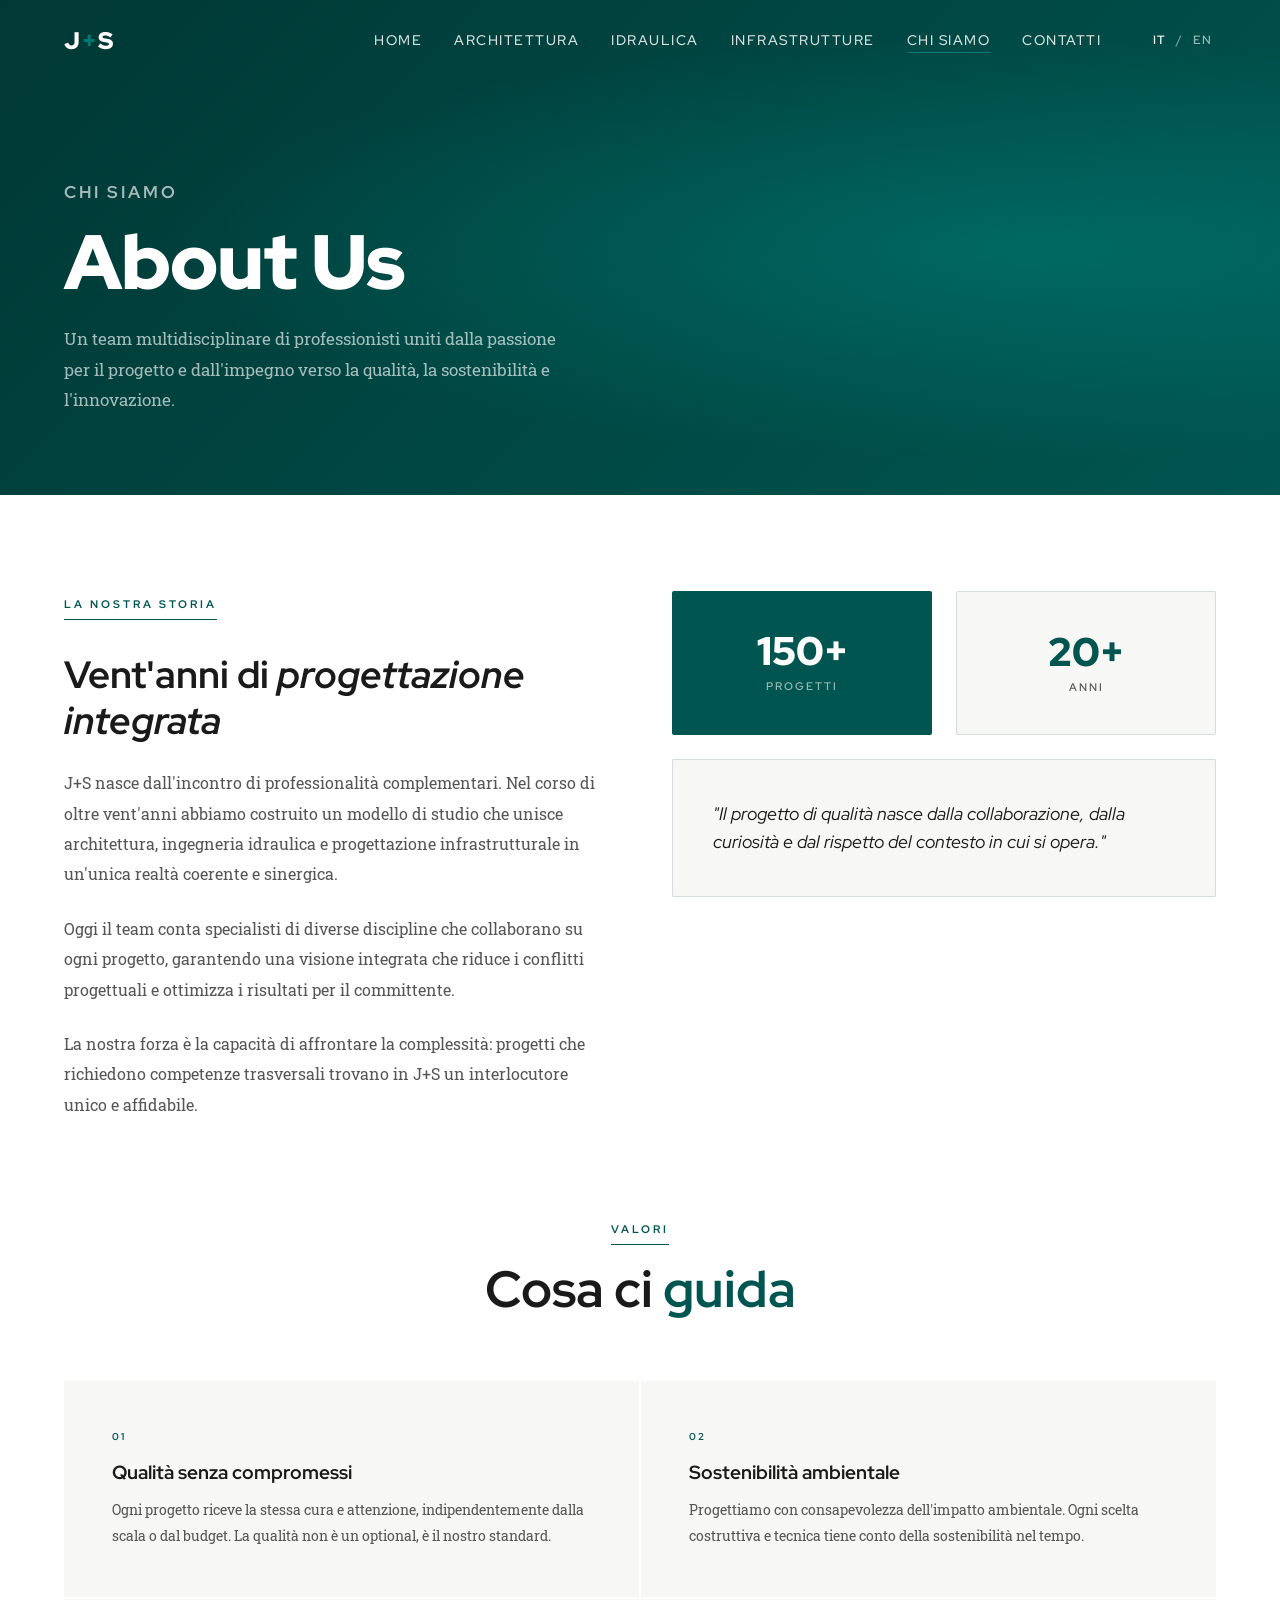
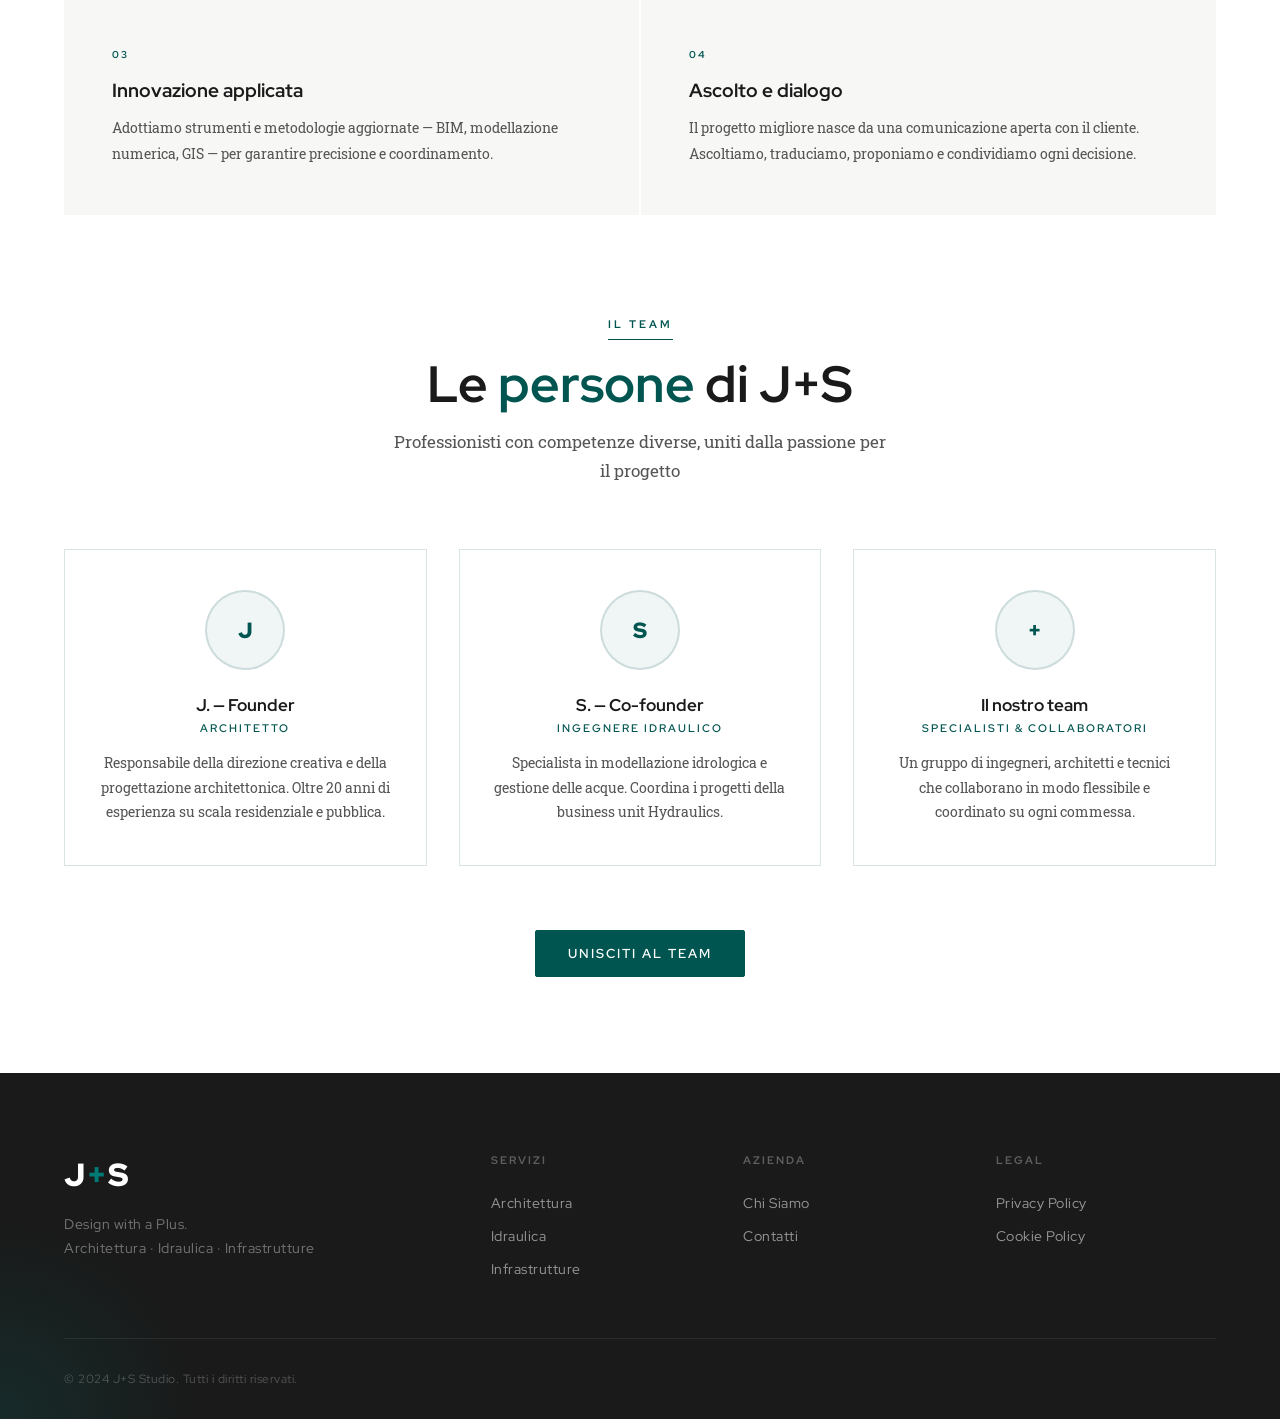
<file: pages/about.html>
<!DOCTYPE html>
<html lang="it">
<head>
  <meta charset="UTF-8" />
  <meta name="viewport" content="width=device-width, initial-scale=1.0" />
  <title>About Us — J+S</title>
  <link rel="preconnect" href="https://fonts.googleapis.com" />
  <link rel="preconnect" href="https://fonts.gstatic.com" crossorigin />
  <link href="https://fonts.googleapis.com/css2?family=Red+Hat+Display:wght@300;400;500;600;700;900&family=Roboto+Slab:wght@300;400;700&display=swap" rel="stylesheet" />
  <link rel="stylesheet" href="../css/style.css" />
  <link rel="stylesheet" href="../css/animations.css" />
  <style>
    .team-grid { display:grid; grid-template-columns:repeat(3,1fr); gap:2rem; margin-top:3rem; }
    .team-card { border:1px solid var(--border); padding:2.5rem 2rem; text-align:center; transition:transform 0.3s var(--ease-out), border-color 0.3s; }
    .team-card:hover { transform:translateY(-6px); border-color:var(--teal); }
    .team-avatar { width:80px; height:80px; border-radius:50%; background:var(--teal-faint); border:2px solid var(--border); margin:0 auto 1.5rem; display:flex; align-items:center; justify-content:center; font-family:var(--font-head); font-size:1.4rem; font-weight:900; color:var(--teal); }
    .team-card h3 { font-family:var(--font-head); font-size:1.05rem; font-weight:700; color:var(--dark); margin-bottom:0.3rem; }
    .team-card .role { font-family:var(--font-head); font-size:0.7rem; font-weight:600; letter-spacing:2px; text-transform:uppercase; color:var(--teal); margin-bottom:1rem; }
    .team-card p { font-size:0.9rem; line-height:1.7; color:var(--mid); }
    .values-grid { display:grid; grid-template-columns:repeat(2,1fr); gap:2px; margin-top:3rem; }
    .value-block { padding:3rem; background:var(--off-white); }
    .value-num { font-family:var(--font-head); font-size:0.65rem; font-weight:700; letter-spacing:2px; color:var(--teal); margin-bottom:1rem; }
    .value-block h3 { font-family:var(--font-head); font-size:1.2rem; font-weight:700; color:var(--dark); margin-bottom:0.75rem; }
    .value-block p { font-size:0.9rem; line-height:1.8; color:var(--mid); }
    @media(max-width:768px){ .team-grid{grid-template-columns:1fr;} .values-grid{grid-template-columns:1fr;} }
  </style>
</head>
<body>

  <nav id="navbar" class="scrolled">
    <div class="nav-logo"><a href="../index.html"><span class="logo-text">J<span class="logo-plus">+</span>S</span></a></div>
    <div class="nav-links" id="navLinks">
      <a href="../index.html"       class="nav-link"        data-i18n="nav.home">Home</a>
      <a href="architecture.html"   class="nav-link"        data-i18n="nav.architecture">Architettura</a>
      <a href="hydraulics.html"     class="nav-link"        data-i18n="nav.hydraulics">Idraulica</a>
      <a href="infrastructure.html" class="nav-link"        data-i18n="nav.infrastructure">Infrastrutture</a>
      <a href="about.html"          class="nav-link active" data-i18n="nav.about">Chi Siamo</a>
      <a href="contact.html"        class="nav-link"        data-i18n="nav.contact">Contatti</a>
      <div class="lang-switch">
        <button class="lang-btn active" data-lang="it">IT</button>
        <span>/</span>
        <button class="lang-btn" data-lang="en">EN</button>
      </div>
    </div>
    <button class="nav-toggle" id="navToggle"><span></span><span></span><span></span></button>
  </nav>

  <section class="page-hero">
    <div class="page-hero-content">
      <p class="page-hero-tag" data-i18n="about.hero.tag">Chi Siamo</p>
      <h1 data-i18n="about.hero.title">About Us</h1>
      <p data-i18n="about.hero.desc">Un team multidisciplinare di professionisti uniti dalla passione per il progetto e dall'impegno verso la qualità, la sostenibilità e l'innovazione.</p>
    </div>
  </section>

  <section class="page-content">
    <div class="container">

      <div class="two-col" style="margin-bottom:6rem;" data-reveal>
        <div>
          <span class="section-tag" data-i18n="about.s1.tag">La nostra storia</span>
          <h2 style="font-family:var(--font-head);font-size:clamp(1.8rem,3vw,2.5rem);font-weight:700;color:var(--dark);margin:1rem 0 1.5rem;line-height:1.2;"
              data-i18n-html="about.s1.title">Vent'anni di <em>progettazione integrata</em></h2>
          <p style="line-height:1.9;color:var(--mid);margin-bottom:1.5rem;" data-i18n="about.s1.p1">J+S nasce dall'incontro di professionalità complementari. Nel corso di oltre vent'anni abbiamo costruito un modello di studio che unisce architettura, ingegneria idraulica e progettazione infrastrutturale in un'unica realtà coerente e sinergica.</p>
          <p style="line-height:1.9;color:var(--mid);margin-bottom:1.5rem;" data-i18n="about.s1.p2">Oggi il team conta specialisti di diverse discipline che collaborano su ogni progetto, garantendo una visione integrata che riduce i conflitti progettuali e ottimizza i risultati per il committente.</p>
          <p style="line-height:1.9;color:var(--mid);" data-i18n="about.s1.p3">La nostra forza è la capacità di affrontare la complessità: progetti che richiedono competenze trasversali trovano in J+S un interlocutore unico e affidabile.</p>
        </div>
        <div style="display:flex;flex-direction:column;gap:1.5rem;">
          <div style="display:grid;grid-template-columns:1fr 1fr;gap:1.5rem;">
            <div style="padding:2.5rem;background:var(--teal);text-align:center;border-radius:2px;">
              <span style="display:block;font-family:var(--font-head);font-size:2.5rem;font-weight:900;color:#fff;line-height:1;">150+</span>
              <span style="display:block;font-family:var(--font-head);font-size:0.7rem;font-weight:600;letter-spacing:2px;text-transform:uppercase;color:rgba(255,255,255,0.6);margin-top:0.5rem;" data-i18n="about.stat1">Progetti</span>
            </div>
            <div style="padding:2.5rem;background:var(--off-white);border:1px solid var(--border);text-align:center;border-radius:2px;">
              <span style="display:block;font-family:var(--font-head);font-size:2.5rem;font-weight:900;color:var(--teal);line-height:1;">20+</span>
              <span style="display:block;font-family:var(--font-head);font-size:0.7rem;font-weight:600;letter-spacing:2px;text-transform:uppercase;color:var(--mid);margin-top:0.5rem;" data-i18n="about.stat2">Anni</span>
            </div>
          </div>
          <div style="padding:2.5rem;background:var(--off-white);border:1px solid var(--border);border-radius:2px;">
            <p style="font-family:var(--font-head);font-size:1.1rem;font-style:italic;color:var(--dark);line-height:1.6;font-weight:400;" data-i18n="about.quote">"Il progetto di qualità nasce dalla collaborazione, dalla curiosità e dal rispetto del contesto in cui si opera."</p>
          </div>
        </div>
      </div>

      <div class="section-header" data-reveal>
        <span class="section-tag" data-i18n="about.val.tag">Valori</span>
        <h2 data-i18n-html="about.val.title">Cosa ci <em>guida</em></h2>
      </div>
      <div class="values-grid" style="margin-bottom:6rem;">
        <div class="value-block" data-reveal>
          <div class="value-num">01</div>
          <h3 data-i18n="about.v1.title">Qualità senza compromessi</h3>
          <p data-i18n="about.v1.desc">Ogni progetto riceve la stessa cura e attenzione, indipendentemente dalla scala o dal budget. La qualità non è un optional, è il nostro standard.</p>
        </div>
        <div class="value-block" data-reveal data-delay="150">
          <div class="value-num">02</div>
          <h3 data-i18n="about.v2.title">Sostenibilità ambientale</h3>
          <p data-i18n="about.v2.desc">Progettiamo con consapevolezza dell'impatto ambientale. Ogni scelta costruttiva e tecnica tiene conto della sostenibilità nel tempo.</p>
        </div>
        <div class="value-block" data-reveal>
          <div class="value-num">03</div>
          <h3 data-i18n="about.v3.title">Innovazione applicata</h3>
          <p data-i18n="about.v3.desc">Adottiamo strumenti e metodologie aggiornate — BIM, modellazione numerica, GIS — per garantire precisione e coordinamento.</p>
        </div>
        <div class="value-block" data-reveal data-delay="150">
          <div class="value-num">04</div>
          <h3 data-i18n="about.v4.title">Ascolto e dialogo</h3>
          <p data-i18n="about.v4.desc">Il progetto migliore nasce da una comunicazione aperta con il cliente. Ascoltiamo, traduciamo, proponiamo e condividiamo ogni decisione.</p>
        </div>
      </div>

      <div class="section-header" data-reveal>
        <span class="section-tag" data-i18n="about.team.tag">Il Team</span>
        <h2 data-i18n-html="about.team.title">Le <em>persone</em> di J+S</h2>
        <p data-i18n="about.team.sub">Professionisti con competenze diverse, uniti dalla passione per il progetto</p>
      </div>
      <div class="team-grid">
        <div class="team-card" data-reveal>
          <div class="team-avatar">J</div>
          <h3 data-i18n="about.t1.name">J. — Founder</h3>
          <div class="role" data-i18n="about.t1.role">Architetto</div>
          <p data-i18n="about.t1.desc">Responsabile della direzione creativa e della progettazione architettonica. Oltre 20 anni di esperienza su scala residenziale e pubblica.</p>
        </div>
        <div class="team-card" data-reveal data-delay="150">
          <div class="team-avatar">S</div>
          <h3 data-i18n="about.t2.name">S. — Co-founder</h3>
          <div class="role" data-i18n="about.t2.role">Ingegnere Idraulico</div>
          <p data-i18n="about.t2.desc">Specialista in modellazione idrologica e gestione delle acque. Coordina i progetti della business unit Hydraulics.</p>
        </div>
        <div class="team-card" data-reveal data-delay="300">
          <div class="team-avatar">+</div>
          <h3 data-i18n="about.t3.name">Il nostro team</h3>
          <div class="role" data-i18n="about.t3.role">Specialisti & Collaboratori</div>
          <p data-i18n="about.t3.desc">Un gruppo di ingegneri, architetti e tecnici che collaborano in modo flessibile e coordinato su ogni commessa.</p>
        </div>
      </div>

      <div style="text-align:center;margin-top:4rem;" data-reveal>
        <a href="contact.html?subject=join" class="btn btn-primary" data-i18n="about.join.cta">Unisciti al team</a>
      </div>

    </div>
  </section>

  <footer id="footer">
    <div class="container">
      <div class="footer-top">
        <div class="footer-brand">
          <span class="logo-text footer-logo">J<span class="logo-plus">+</span>S</span>
          <p data-i18n-html="footer.tagline">Design with a Plus.<br/>Architettura · Idraulica · Infrastrutture</p>
        </div>
        <div class="footer-nav">
          <div class="footer-col"><h4 data-i18n="footer.col1.title">Servizi</h4><ul>
            <li><a href="architecture.html"   data-i18n="nav.architecture">Architettura</a></li>
            <li><a href="hydraulics.html"     data-i18n="nav.hydraulics">Idraulica</a></li>
            <li><a href="infrastructure.html" data-i18n="nav.infrastructure">Infrastrutture</a></li>
          </ul></div>
          <div class="footer-col"><h4 data-i18n="footer.col2.title">Azienda</h4><ul>
            <li><a href="about.html"   data-i18n="nav.about">Chi Siamo</a></li>
            <li><a href="contact.html" data-i18n="nav.contact">Contatti</a></li>
          </ul></div>
          <div class="footer-col"><h4 data-i18n="footer.col3.title">Legal</h4><ul>
            <li><a href="#" data-i18n="footer.privacy">Privacy Policy</a></li>
            <li><a href="#" data-i18n="footer.cookie">Cookie Policy</a></li>
          </ul></div>
        </div>
      </div>
      <div class="footer-bottom"><p data-i18n="footer.copy">© 2024 J+S Studio. Tutti i diritti riservati.</p></div>
    </div>
  </footer>

  <script src="https://cdnjs.cloudflare.com/ajax/libs/gsap/3.12.2/gsap.min.js"></script>
  <script src="../js/i18n.js"></script>
  <script src="../js/main.js"></script>
</body>
</html>
</file>
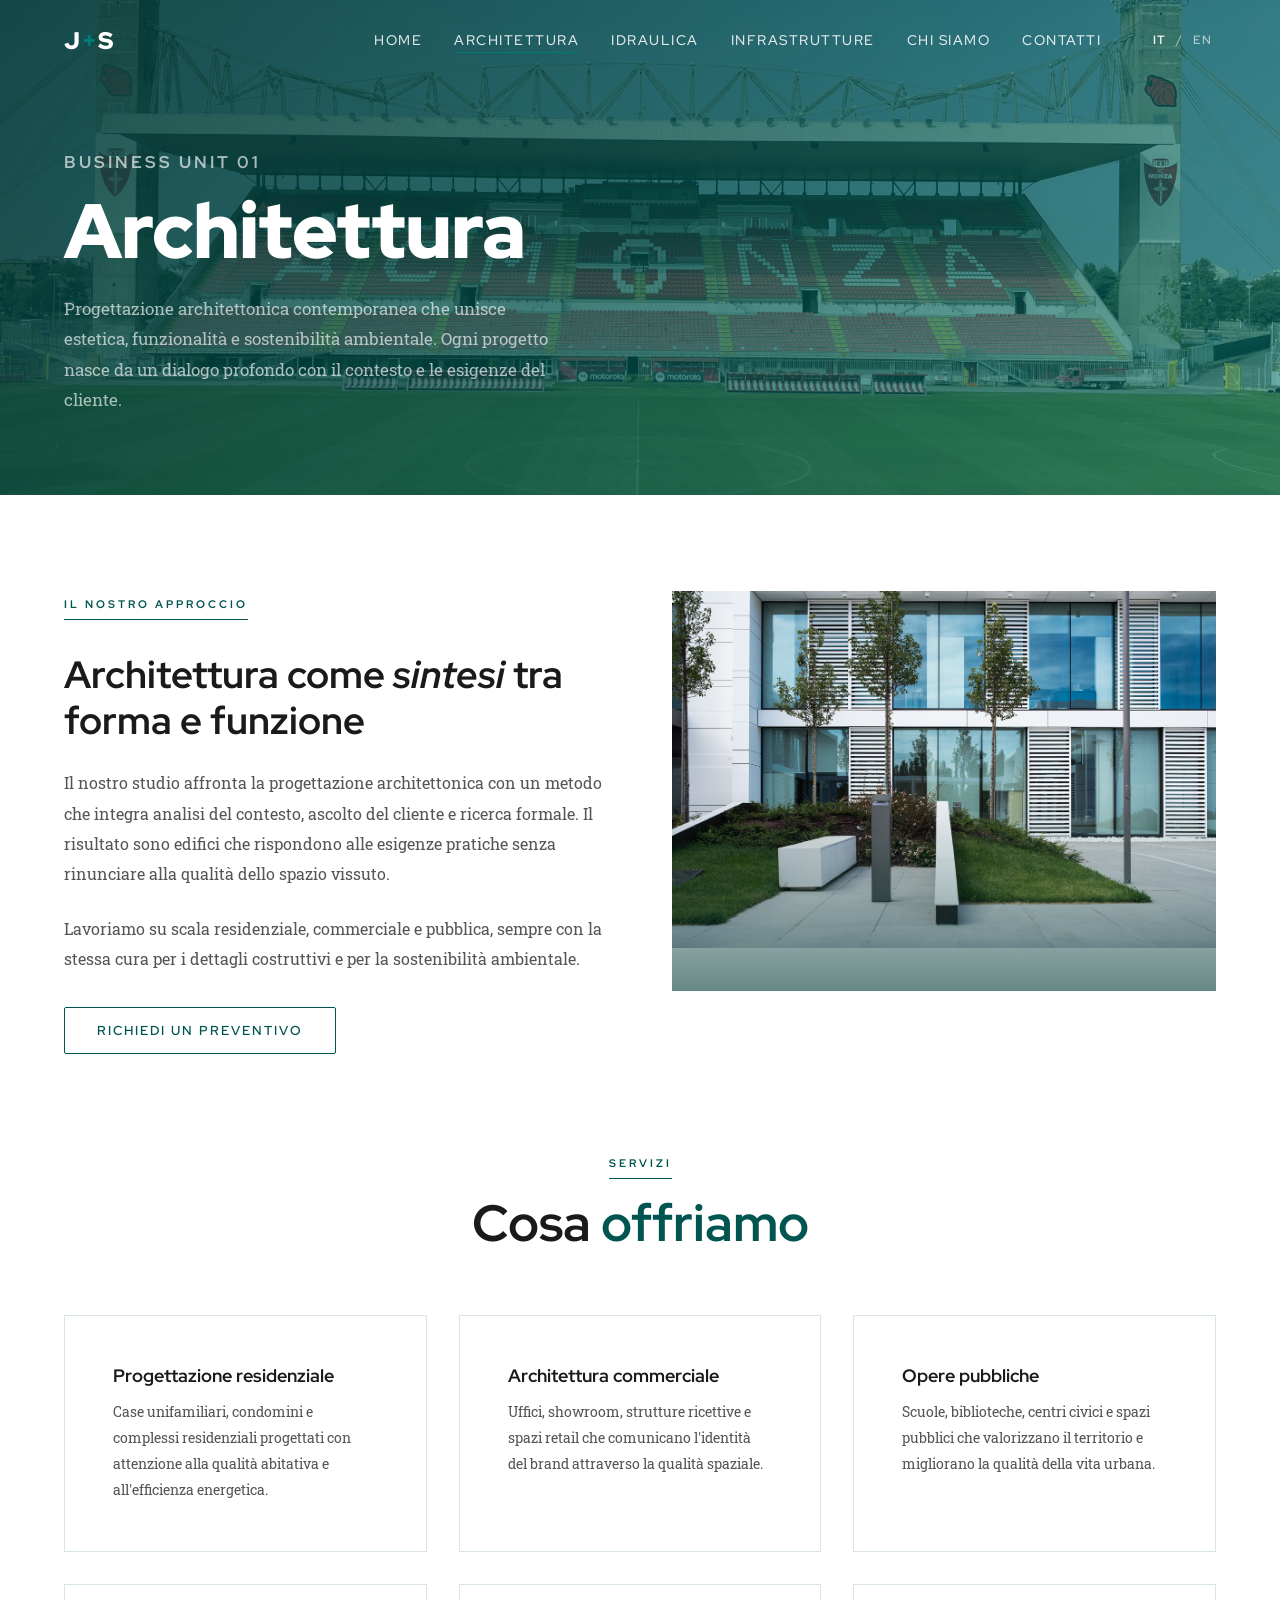
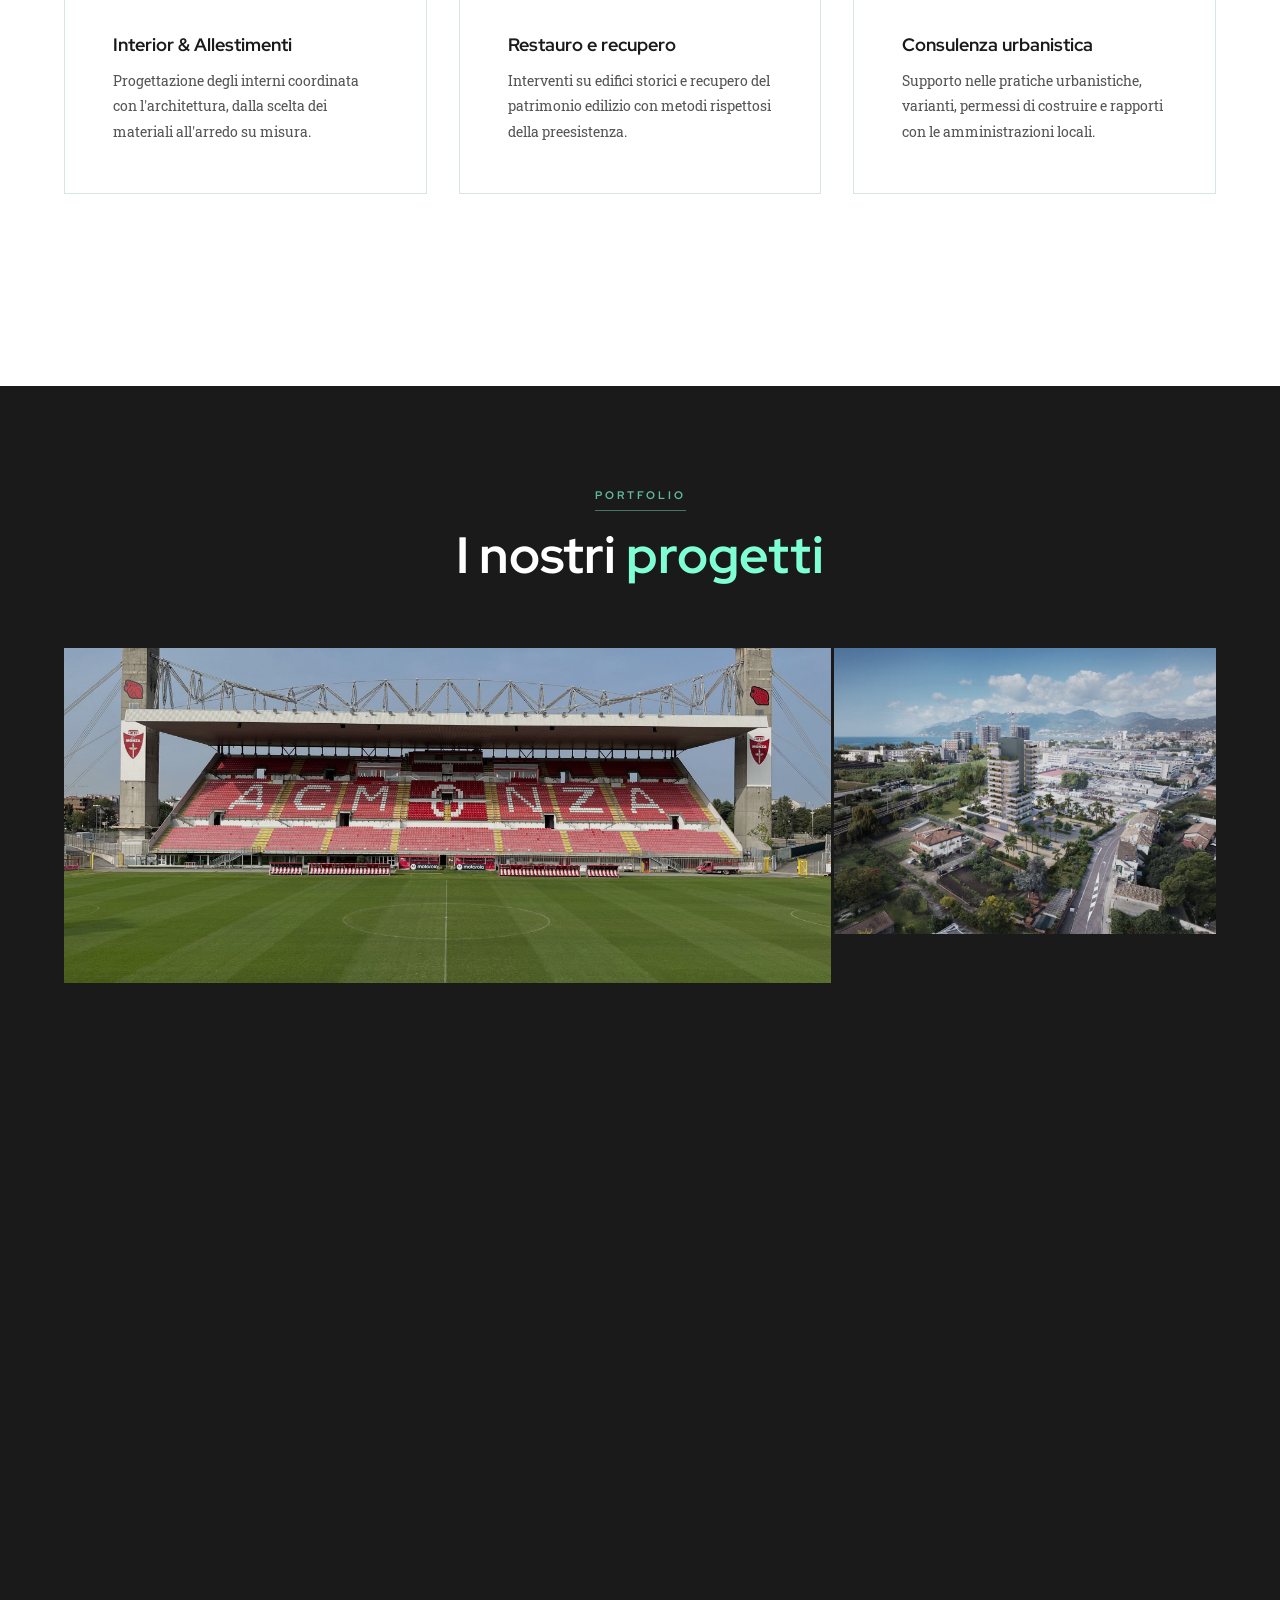
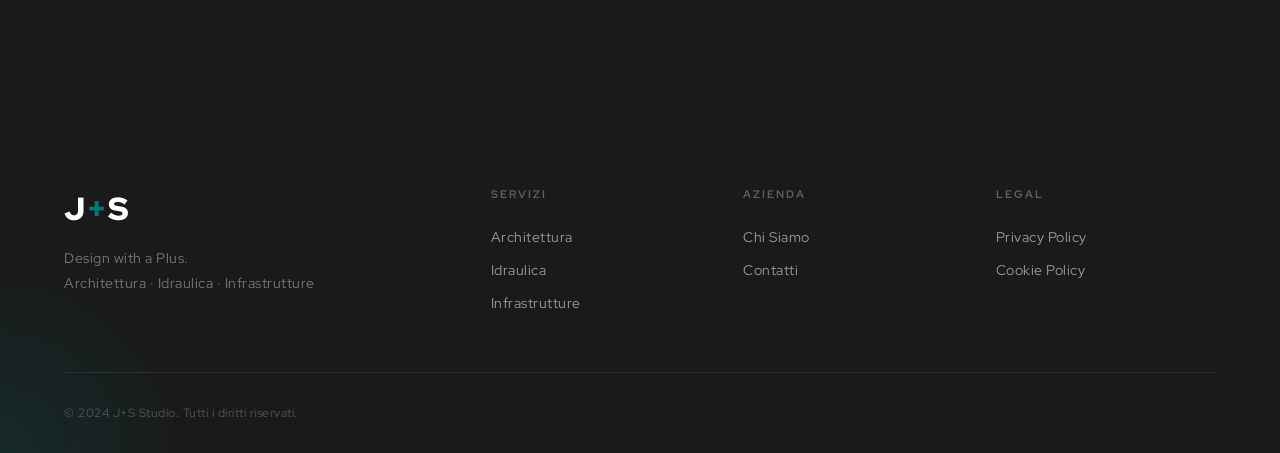
<file: pages/architecture.html>
<!DOCTYPE html>
<html lang="it">
<head>
  <meta charset="UTF-8" />
  <meta name="viewport" content="width=device-width, initial-scale=1.0" />
  <title>Architecture — J+S</title>
  <link rel="preconnect" href="https://fonts.googleapis.com" />
  <link rel="preconnect" href="https://fonts.gstatic.com" crossorigin />
  <link href="https://fonts.googleapis.com/css2?family=Red+Hat+Display:wght@300;400;500;600;700;900&family=Roboto+Slab:wght@300;400;700&display=swap" rel="stylesheet" />
  <link rel="stylesheet" href="../css/style.css" />
  <link rel="stylesheet" href="../css/animations.css" />
</head>
<body>

  <nav id="navbar" class="scrolled">
    <div class="nav-logo"><a href="../index.html"><span class="logo-text">J<span class="logo-plus">+</span>S</span></a></div>
    <div class="nav-links" id="navLinks">
      <a href="../index.html"                class="nav-link"        data-i18n="nav.home">Home</a>
      <a href="architecture.html"            class="nav-link active" data-i18n="nav.architecture">Architettura</a>
      <a href="hydraulics.html"              class="nav-link"        data-i18n="nav.hydraulics">Idraulica</a>
      <a href="infrastructure.html"          class="nav-link"        data-i18n="nav.infrastructure">Infrastrutture</a>
      <a href="about.html"                   class="nav-link"        data-i18n="nav.about">Chi Siamo</a>
      <a href="contact.html"                 class="nav-link"        data-i18n="nav.contact">Contatti</a>
      <div class="lang-switch">
        <button class="lang-btn active" data-lang="it">IT</button>
        <span>/</span>
        <button class="lang-btn" data-lang="en">EN</button>
      </div>
    </div>
    <button class="nav-toggle" id="navToggle"><span></span><span></span><span></span></button>
  </nav>

  <!-- HERO con immagine reale -->
  <section class="page-hero">
    <div class="page-hero-bg" style="background-image: url('../assets/images/arch-hero.jpg');"></div>
    <div class="page-hero-content">
      <p class="page-hero-tag" data-i18n="arch.hero.tag">Business Unit 01</p>
      <h1 data-i18n="arch.hero.title">Architettura</h1>
      <p data-i18n="arch.hero.desc">Progettazione architettonica contemporanea che unisce estetica, funzionalità e sostenibilità ambientale. Ogni progetto nasce da un dialogo profondo con il contesto e le esigenze del cliente.</p>
    </div>
  </section>

  <section class="page-content">
    <div class="container">

      <div class="two-col" style="margin-bottom:6rem;" data-reveal>
        <div>
          <span class="section-tag" data-i18n="arch.s1.tag">Il nostro approccio</span>
          <h2 style="font-family:var(--font-head);font-size:clamp(1.8rem,3vw,2.5rem);font-weight:700;color:var(--dark);margin:1rem 0 1.5rem;line-height:1.2;"
              data-i18n-html="arch.s1.title">Architettura come <em>sintesi</em> tra forma e funzione</h2>
          <p style="line-height:1.9;color:var(--mid);margin-bottom:1.5rem;" data-i18n="arch.s1.p1">Il nostro studio affronta la progettazione architettonica con un metodo che integra analisi del contesto, ascolto del cliente e ricerca formale.</p>
          <p style="line-height:1.9;color:var(--mid);margin-bottom:2rem;" data-i18n="arch.s1.p2">Lavoriamo su scala residenziale, commerciale e pubblica, sempre con la stessa cura per i dettagli costruttivi e per la sostenibilità ambientale.</p>
          <a href="contact.html" class="btn btn-teal-outline" data-i18n="arch.s1.cta">Richiedi un preventivo</a>
        </div>
        <!-- IMMAGINE REALE al posto del placeholder SVG -->
        <div class="approach-img">
          <img src="../assets/images/arch-atrium.jpg" alt="Architettura — J+S" loading="lazy" />
          <div class="approach-img-overlay"></div>
        </div>
      </div>

      <div class="section-header" data-reveal>
        <span class="section-tag" data-i18n="arch.serv.tag">Servizi</span>
        <h2 data-i18n-html="arch.serv.title">Cosa <em>offriamo</em></h2>
      </div>
      <div class="three-col" style="margin-bottom:6rem;">
        <div class="feature-block" data-reveal data-delay="0">
          <h3 data-i18n="arch.f1.title">Progettazione residenziale</h3>
          <p data-i18n="arch.f1.desc">Case unifamiliari, condomini e complessi residenziali progettati con attenzione alla qualità abitativa e all'efficienza energetica.</p>
        </div>
        <div class="feature-block" data-reveal data-delay="150">
          <h3 data-i18n="arch.f2.title">Architettura commerciale</h3>
          <p data-i18n="arch.f2.desc">Uffici, showroom, strutture ricettive e spazi retail che comunicano l'identità del brand attraverso la qualità spaziale.</p>
        </div>
        <div class="feature-block" data-reveal data-delay="300">
          <h3 data-i18n="arch.f3.title">Opere pubbliche</h3>
          <p data-i18n="arch.f3.desc">Scuole, biblioteche, centri civici e spazi pubblici che valorizzano il territorio e migliorano la qualità della vita urbana.</p>
        </div>
        <div class="feature-block" data-reveal data-delay="0">
          <h3 data-i18n="arch.f4.title">Interior & Allestimenti</h3>
          <p data-i18n="arch.f4.desc">Progettazione degli interni coordinata con l'architettura, dalla scelta dei materiali all'arredo su misura.</p>
        </div>
        <div class="feature-block" data-reveal data-delay="150">
          <h3 data-i18n="arch.f5.title">Restauro e recupero</h3>
          <p data-i18n="arch.f5.desc">Interventi su edifici storici e recupero del patrimonio edilizio con metodi rispettosi della preesistenza.</p>
        </div>
        <div class="feature-block" data-reveal data-delay="300">
          <h3 data-i18n="arch.f6.title">Consulenza urbanistica</h3>
          <p data-i18n="arch.f6.desc">Supporto nelle pratiche urbanistiche, varianti, permessi di costruire e rapporti con le amministrazioni locali.</p>
        </div>
      </div>

    </div>
  </section>

  <!-- GALLERIA PROGETTI -->
  <section class="project-gallery-section">
    <div class="container">
      <div class="section-header" data-reveal>
        <span class="section-tag">Portfolio</span>
        <h2>I nostri <em>progetti</em></h2>
      </div>
      <div class="project-grid">
        <div class="project-item wide" data-reveal>
          <img src="../assets/images/arch-sport.jpg" alt="Sport" loading="lazy" />
          <div class="project-caption">
            <h4>Sport & Benessere</h4>
            <span>Architettura</span>
          </div>
        </div>
        <div class="project-item" data-reveal data-delay="0">
          <img src="../assets/images/arch-residenziale.jpg" alt="Residenziale" loading="lazy" />
          <div class="project-caption">
            <h4>Residenziale</h4>
            <span>Architettura</span>
          </div>
        </div>
        <div class="project-item" data-reveal data-delay="150">
          <img src="../assets/images/arch-retail.jpg" alt="Retail" loading="lazy" />
          <div class="project-caption">
            <h4>Retail</h4>
            <span>Architettura commerciale</span>
          </div>
        </div>
        <div class="project-item" data-reveal data-delay="0">
          <img src="../assets/images/arch-collettivita.jpg" alt="Collettività" loading="lazy" />
          <div class="project-caption">
            <h4>Collettività</h4>
            <span>Spazi pubblici</span>
          </div>
        </div>
        <div class="project-item wide" data-reveal data-delay="150">
          <img src="../assets/images/arch-terziari.jpg" alt="Terziari" loading="lazy" />
          <div class="project-caption">
            <h4>Terziari & Uffici</h4>
            <span>Architettura commerciale</span>
          </div>
        </div>
      </div>
    </div>
  </section>

  <footer id="footer">
    <div class="container">
      <div class="footer-top">
        <div class="footer-brand">
          <span class="logo-text footer-logo">J<span class="logo-plus">+</span>S</span>
          <p data-i18n-html="footer.tagline">Design with a Plus.<br/>Architettura · Idraulica · Infrastrutture</p>
        </div>
        <div class="footer-nav">
          <div class="footer-col"><h4 data-i18n="footer.col1.title">Servizi</h4><ul>
            <li><a href="architecture.html"   data-i18n="nav.architecture">Architettura</a></li>
            <li><a href="hydraulics.html"     data-i18n="nav.hydraulics">Idraulica</a></li>
            <li><a href="infrastructure.html" data-i18n="nav.infrastructure">Infrastrutture</a></li>
          </ul></div>
          <div class="footer-col"><h4 data-i18n="footer.col2.title">Azienda</h4><ul>
            <li><a href="about.html"   data-i18n="nav.about">Chi Siamo</a></li>
            <li><a href="contact.html" data-i18n="nav.contact">Contatti</a></li>
          </ul></div>
          <div class="footer-col"><h4 data-i18n="footer.col3.title">Legal</h4><ul>
            <li><a href="#" data-i18n="footer.privacy">Privacy Policy</a></li>
            <li><a href="#" data-i18n="footer.cookie">Cookie Policy</a></li>
          </ul></div>
        </div>
      </div>
      <div class="footer-bottom"><p data-i18n="footer.copy">© 2024 J+S Studio. Tutti i diritti riservati.</p></div>
    </div>
  </footer>

  <script src="https://cdnjs.cloudflare.com/ajax/libs/gsap/3.12.2/gsap.min.js"></script>
  <script src="../js/i18n.js"></script>
  <script src="../js/main.js"></script>
</body>
</html>
</file>
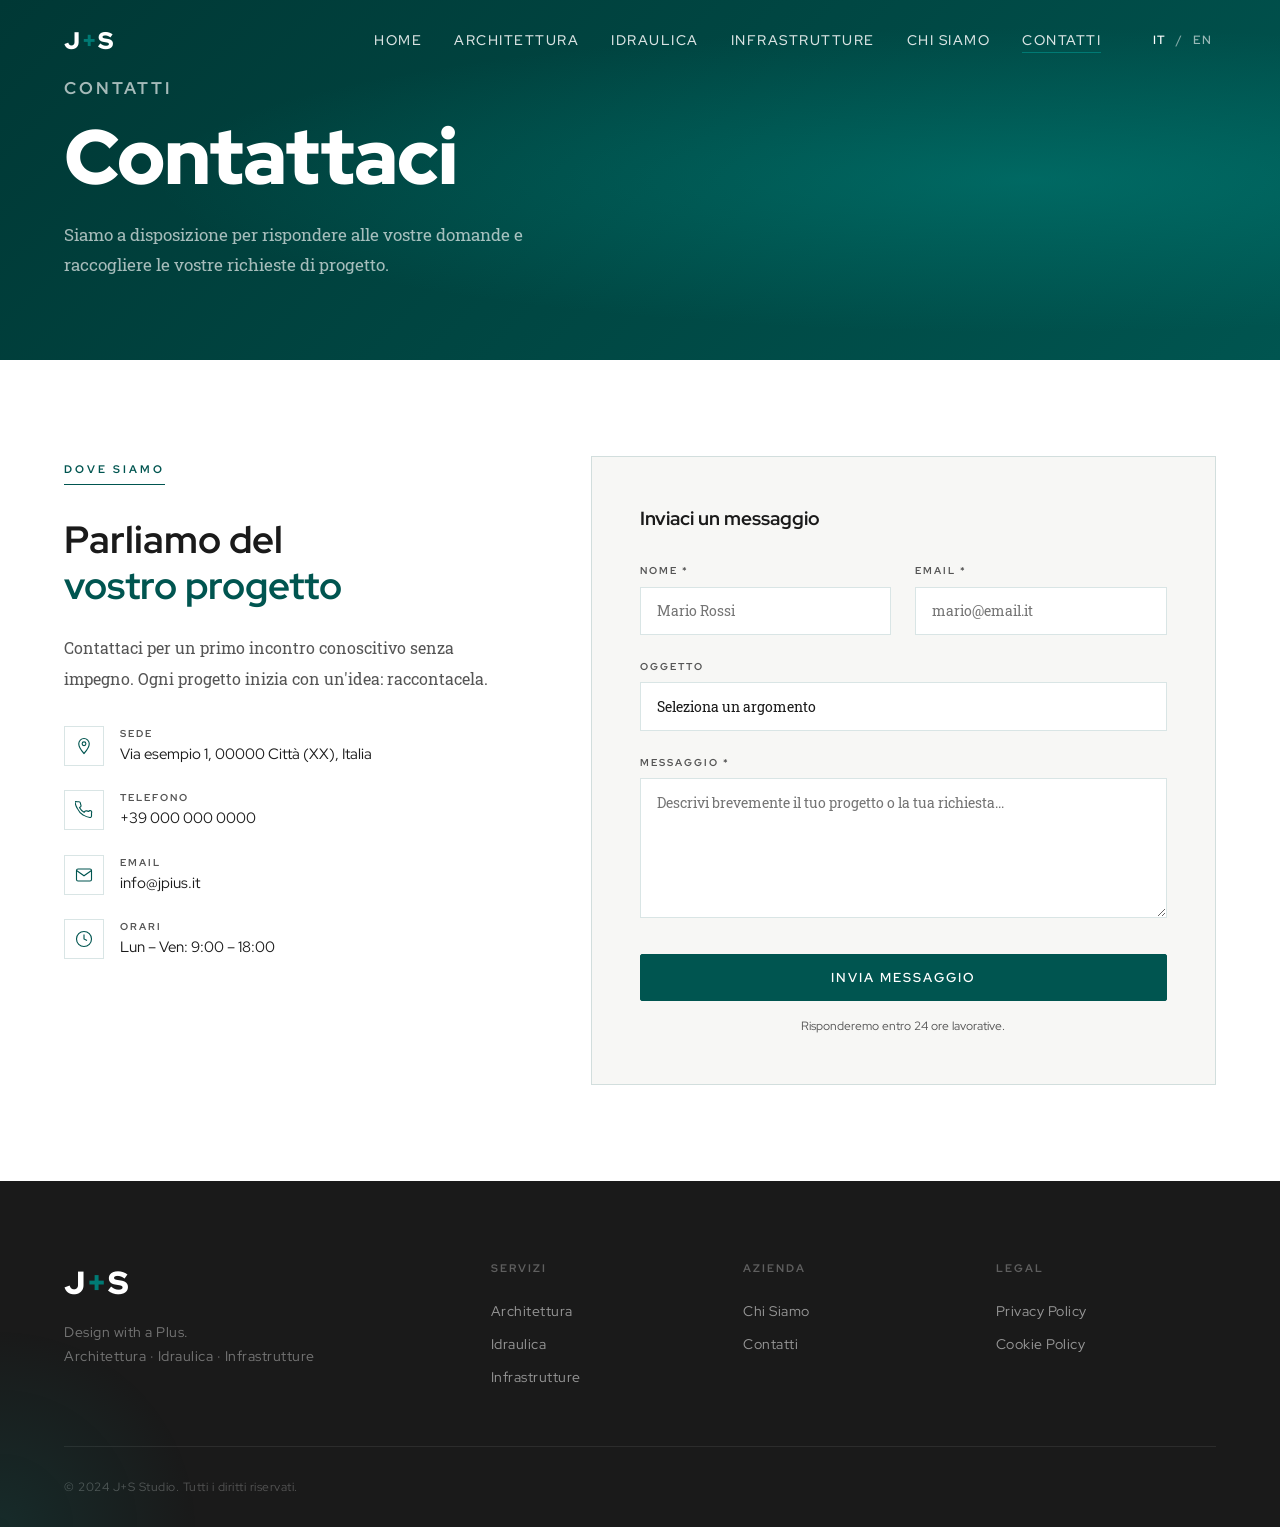
<file: pages/contact.html>
<!DOCTYPE html>
<html lang="it">
<head>
  <meta charset="UTF-8" />
  <meta name="viewport" content="width=device-width, initial-scale=1.0" />
  <title>Contact — J+S</title>
  <link rel="preconnect" href="https://fonts.googleapis.com" />
  <link rel="preconnect" href="https://fonts.gstatic.com" crossorigin />
  <link href="https://fonts.googleapis.com/css2?family=Red+Hat+Display:wght@300;400;500;600;700;900&family=Roboto+Slab:wght@300;400;700&display=swap" rel="stylesheet" />
  <link rel="stylesheet" href="../css/style.css" />
  <link rel="stylesheet" href="../css/animations.css" />
  <style>
    .contact-grid { display:grid; grid-template-columns:1fr 1.4fr; gap:5rem; align-items:start; }
    .contact-info h2 { font-family:var(--font-head);font-size:clamp(1.8rem,3vw,2.5rem);font-weight:700;color:var(--dark);margin:1rem 0 1.5rem;line-height:1.2; }
    .contact-info h2 em { font-style:normal; color:var(--teal); }
    .contact-info p { line-height:1.9; color:var(--mid); margin-bottom:2rem; }
    .contact-detail { display:flex; align-items:flex-start; gap:1rem; margin-bottom:1.5rem; }
    .contact-detail-icon { width:40px;height:40px;min-width:40px; border:1px solid var(--border); display:flex;align-items:center;justify-content:center; }
    .contact-detail-icon svg { width:18px;height:18px;stroke:var(--teal);fill:none;stroke-width:1.5; }
    .contact-detail-text { font-family:var(--font-head); }
    .contact-detail-text span { display:block;font-size:0.65rem;font-weight:700;letter-spacing:2px;text-transform:uppercase;color:var(--mid);margin-bottom:2px; }
    .contact-detail-text a, .contact-detail-text p { font-size:0.95rem; color:var(--dark); line-height:1.6; margin:0; }
    .contact-detail-text a:hover { color:var(--teal); }
    .contact-form { background:var(--off-white); padding:3rem; border:1px solid var(--border); }
    .form-group { margin-bottom:1.5rem; }
    .form-row { display:grid; grid-template-columns:1fr 1fr; gap:1.5rem; }
    label { display:block; font-family:var(--font-head); font-size:0.65rem; font-weight:700; letter-spacing:2px; text-transform:uppercase; color:var(--mid); margin-bottom:0.6rem; }
    input, select, textarea { width:100%; padding:0.85rem 1rem; border:1px solid var(--border); background:var(--white); font-family:var(--font-body); font-size:0.9rem; color:var(--dark); border-radius:0; transition:border-color 0.3s; outline:none; -webkit-appearance:none; }
    input:focus, select:focus, textarea:focus { border-color:var(--teal); }
    textarea { resize:vertical; min-height:140px; }
    .form-submit { margin-top:2rem; }
    .form-submit .btn { width:100%; justify-content:center; }
    .form-note { font-family:var(--font-head); font-size:0.72rem; color:var(--mid); margin-top:1rem; text-align:center; line-height:1.6; }
    .success-msg { display:none; padding:1.5rem; background:rgba(0,85,80,0.08); border:1px solid var(--teal); text-align:center; font-family:var(--font-head); font-size:0.9rem; color:var(--teal); margin-top:1rem; }
    @media(max-width:900px){ .contact-grid{grid-template-columns:1fr;} .form-row{grid-template-columns:1fr;} }
  </style>
</head>
<body>

  <nav id="navbar" class="scrolled">
    <div class="nav-logo"><a href="../index.html"><span class="logo-text">J<span class="logo-plus">+</span>S</span></a></div>
    <div class="nav-links" id="navLinks">
      <a href="../index.html"       class="nav-link"        data-i18n="nav.home">Home</a>
      <a href="architecture.html"   class="nav-link"        data-i18n="nav.architecture">Architettura</a>
      <a href="hydraulics.html"     class="nav-link"        data-i18n="nav.hydraulics">Idraulica</a>
      <a href="infrastructure.html" class="nav-link"        data-i18n="nav.infrastructure">Infrastrutture</a>
      <a href="about.html"          class="nav-link"        data-i18n="nav.about">Chi Siamo</a>
      <a href="contact.html"        class="nav-link active" data-i18n="nav.contact">Contatti</a>
      <div class="lang-switch">
        <button class="lang-btn active" data-lang="it">IT</button>
        <span>/</span>
        <button class="lang-btn" data-lang="en">EN</button>
      </div>
    </div>
    <button class="nav-toggle" id="navToggle"><span></span><span></span><span></span></button>
  </nav>

  <section class="page-hero" style="min-height:40vh;">
    <div class="page-hero-content">
      <p class="page-hero-tag" data-i18n="contact.hero.tag">Contatti</p>
      <h1 data-i18n="contact.hero.title">Contattaci</h1>
      <p data-i18n="contact.hero.desc">Siamo a disposizione per rispondere alle vostre domande e raccogliere le vostre richieste di progetto.</p>
    </div>
  </section>

  <section class="page-content">
    <div class="container">
      <div class="contact-grid" data-reveal>

        <div class="contact-info">
          <span class="section-tag" data-i18n="contact.info.tag">Dove siamo</span>
          <h2 data-i18n-html="contact.info.title">Parliamo del<br/><em>vostro progetto</em></h2>
          <p data-i18n="contact.info.desc">Contattaci per un primo incontro conoscitivo senza impegno. Ogni progetto inizia con un'idea: raccontacela.</p>

          <div class="contact-detail">
            <div class="contact-detail-icon">
              <svg viewBox="0 0 24 24"><path d="M12 2C8.13 2 5 5.13 5 9c0 5.25 7 13 7 13s7-7.75 7-13c0-3.87-3.13-7-7-7z"/><circle cx="12" cy="9" r="2.5"/></svg>
            </div>
            <div class="contact-detail-text">
              <span data-i18n="contact.addr.label">Sede</span>
              <p data-i18n="contact.addr.val">Via esempio 1, 00000 Città (XX), Italia</p>
            </div>
          </div>

          <div class="contact-detail">
            <div class="contact-detail-icon">
              <svg viewBox="0 0 24 24"><path d="M22 16.92v3a2 2 0 01-2.18 2 19.79 19.79 0 01-8.63-3.07A19.5 19.5 0 013.07 9.81a19.79 19.79 0 01-3.07-8.67A2 2 0 012.18 1H5.2a2 2 0 012 1.72 12.84 12.84 0 00.7 2.81 2 2 0 01-.45 2.11L6.1 8.91a16 16 0 006 6l1.27-1.27a2 2 0 012.11-.45 12.84 12.84 0 002.81.7A2 2 0 0122 15.92z"/></svg>
            </div>
            <div class="contact-detail-text">
              <span data-i18n="contact.phone.label">Telefono</span>
              <a href="tel:+390000000000">+39 000 000 0000</a>
            </div>
          </div>

          <div class="contact-detail">
            <div class="contact-detail-icon">
              <svg viewBox="0 0 24 24"><path d="M4 4h16c1.1 0 2 .9 2 2v12c0 1.1-.9 2-2 2H4c-1.1 0-2-.9-2-2V6c0-1.1.9-2 2-2z"/><polyline points="22,6 12,13 2,6"/></svg>
            </div>
            <div class="contact-detail-text">
              <span data-i18n="contact.email.label">Email</span>
              <a href="mailto:info@jpius.it">info@jpius.it</a>
            </div>
          </div>

          <div class="contact-detail">
            <div class="contact-detail-icon">
              <svg viewBox="0 0 24 24"><circle cx="12" cy="12" r="10"/><polyline points="12 6 12 12 16 14"/></svg>
            </div>
            <div class="contact-detail-text">
              <span data-i18n="contact.hours.label">Orari</span>
              <p data-i18n="contact.hours.val">Lun – Ven: 9:00 – 18:00</p>
            </div>
          </div>
        </div>

        <div class="contact-form">
          <h3 style="font-family:var(--font-head);font-size:1.2rem;font-weight:700;color:var(--dark);margin-bottom:2rem;"
              data-i18n="contact.form.title">Inviaci un messaggio</h3>
          <form id="contactForm" novalidate>
            <div class="form-row">
              <div class="form-group">
                <label for="name" data-i18n="contact.form.name">Nome *</label>
                <input type="text" id="name" name="name" data-i18n-ph="contact.name.ph" placeholder="Mario Rossi" required />
              </div>
              <div class="form-group">
                <label for="email" data-i18n="contact.form.email">Email *</label>
                <input type="email" id="email" name="email" data-i18n-ph="contact.email.ph" placeholder="mario@email.it" required />
              </div>
            </div>
            <div class="form-group">
              <label for="subject" data-i18n="contact.form.subj">Oggetto</label>
              <select id="subject" name="subject">
                <option value=""      data-i18n="contact.opt0">Seleziona un argomento</option>
                <option value="architecture" data-i18n="contact.opt1">Architecture — Progettazione architettonica</option>
                <option value="hydraulics"   data-i18n="contact.opt2">Hydraulics — Progettazione idraulica</option>
                <option value="infrastructure" data-i18n="contact.opt3">Infrastructure — Infrastrutture civili</option>
                <option value="join"  data-i18n="contact.opt4">Join Us — Candidatura</option>
                <option value="other" data-i18n="contact.opt5">Altro</option>
              </select>
            </div>
            <div class="form-group">
              <label for="message" data-i18n="contact.form.msg">Messaggio *</label>
              <textarea id="message" name="message" data-i18n-ph="contact.msg.ph" placeholder="Descrivi brevemente il tuo progetto o la tua richiesta..." required></textarea>
            </div>
            <div class="form-submit">
              <button type="submit" class="btn btn-primary" data-i18n="contact.form.submit">Invia messaggio</button>
            </div>
            <p class="form-note" data-i18n="contact.form.note">Risponderemo entro 24 ore lavorative.</p>
            <div class="success-msg" id="successMsg" data-i18n="contact.form.success">
              Messaggio inviato! Ti risponderemo al più presto.
            </div>
          </form>
        </div>

      </div>
    </div>
  </section>

  <footer id="footer">
    <div class="container">
      <div class="footer-top">
        <div class="footer-brand">
          <span class="logo-text footer-logo">J<span class="logo-plus">+</span>S</span>
          <p data-i18n-html="footer.tagline">Design with a Plus.<br/>Architettura · Idraulica · Infrastrutture</p>
        </div>
        <div class="footer-nav">
          <div class="footer-col"><h4 data-i18n="footer.col1.title">Servizi</h4><ul>
            <li><a href="architecture.html"   data-i18n="nav.architecture">Architettura</a></li>
            <li><a href="hydraulics.html"     data-i18n="nav.hydraulics">Idraulica</a></li>
            <li><a href="infrastructure.html" data-i18n="nav.infrastructure">Infrastrutture</a></li>
          </ul></div>
          <div class="footer-col"><h4 data-i18n="footer.col2.title">Azienda</h4><ul>
            <li><a href="about.html"   data-i18n="nav.about">Chi Siamo</a></li>
            <li><a href="contact.html" data-i18n="nav.contact">Contatti</a></li>
          </ul></div>
          <div class="footer-col"><h4 data-i18n="footer.col3.title">Legal</h4><ul>
            <li><a href="#" data-i18n="footer.privacy">Privacy Policy</a></li>
            <li><a href="#" data-i18n="footer.cookie">Cookie Policy</a></li>
          </ul></div>
        </div>
      </div>
      <div class="footer-bottom"><p data-i18n="footer.copy">© 2024 J+S Studio. Tutti i diritti riservati.</p></div>
    </div>
  </footer>

  <script src="https://cdnjs.cloudflare.com/ajax/libs/gsap/3.12.2/gsap.min.js"></script>
  <script src="../js/i18n.js"></script>
  <script src="../js/main.js"></script>
  <script>
    // Pre-select subject from URL param
    const params = new URLSearchParams(window.location.search);
    const subj = params.get('subject');
    if (subj) {
      const sel = document.getElementById('subject');
      if (sel) for (let i = 0; i < sel.options.length; i++) {
        if (sel.options[i].value === subj) { sel.selectedIndex = i; break; }
      }
    }
    // Form submit
    document.getElementById('contactForm').addEventListener('submit', function(e) {
      e.preventDefault();
      const msg = document.getElementById('successMsg');
      if (msg) { msg.style.display = 'block'; this.reset(); }
    });
  </script>
</body>
</html>
</file>
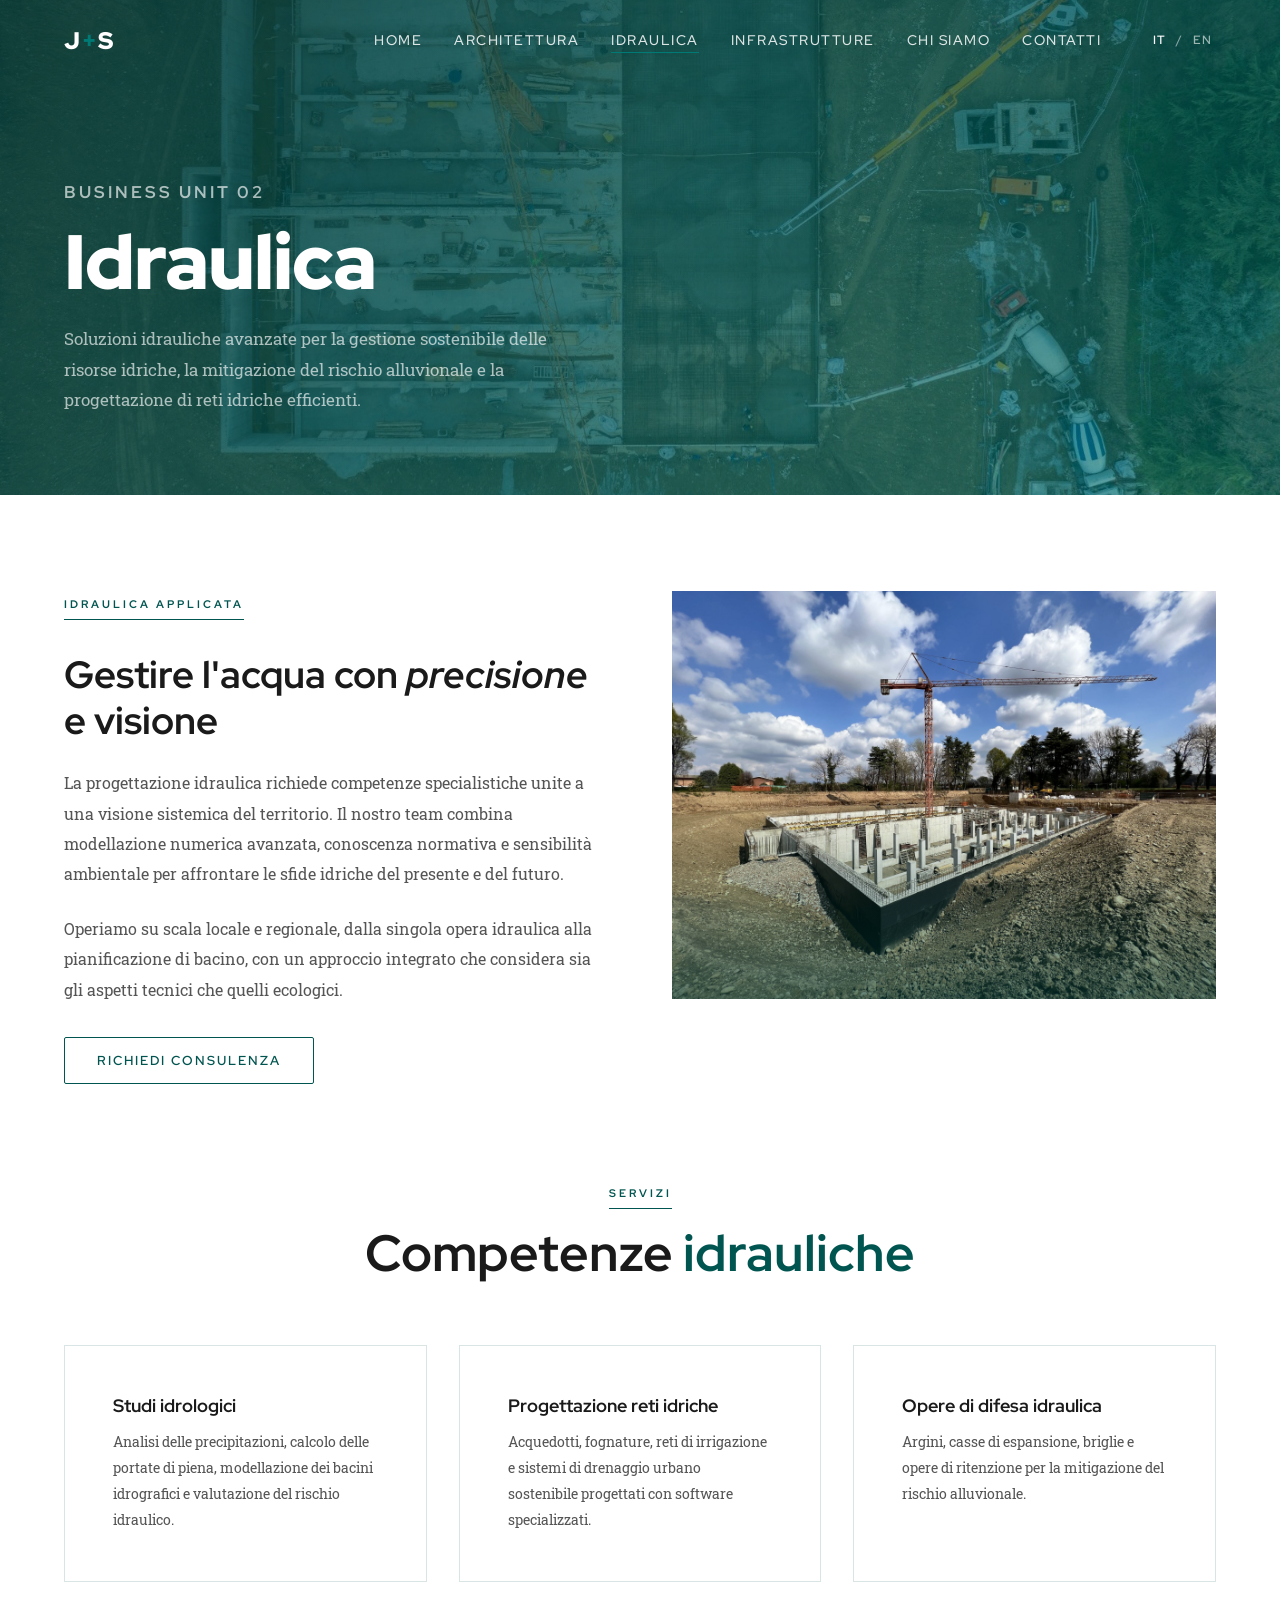
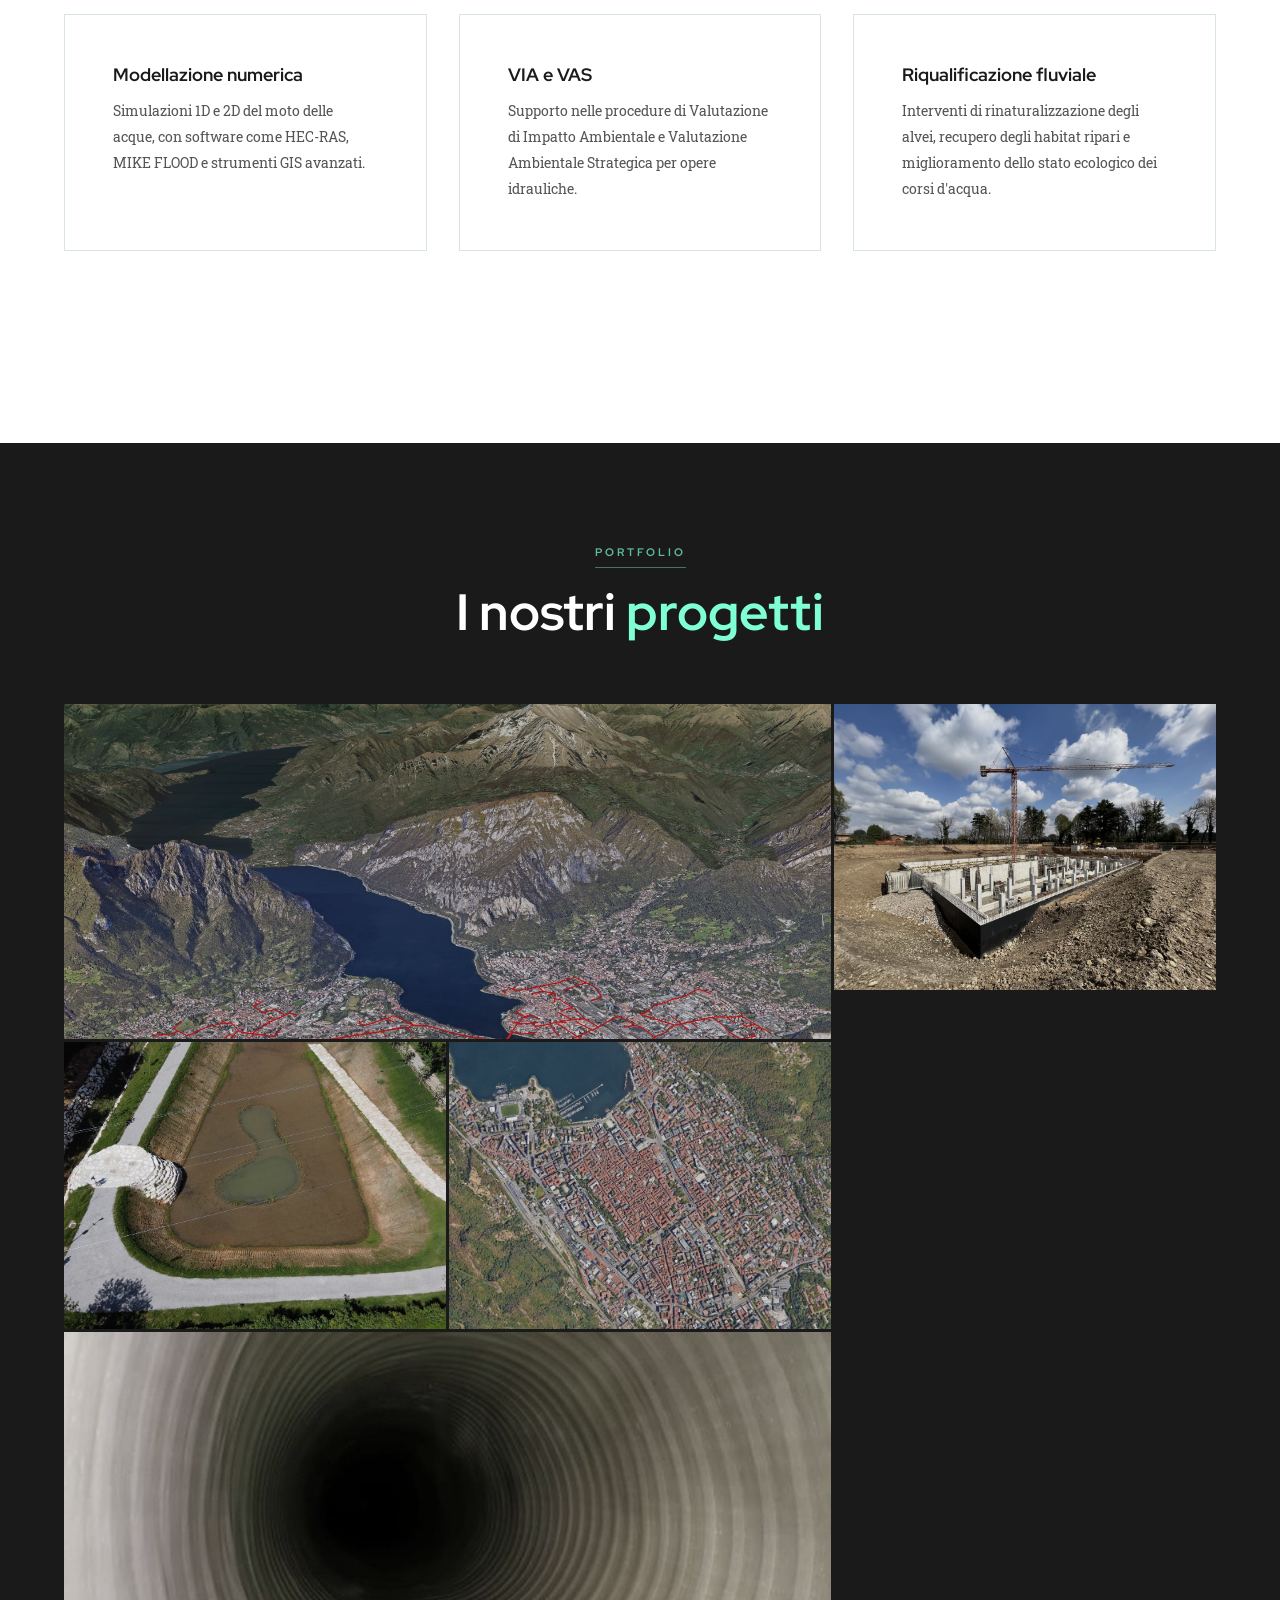
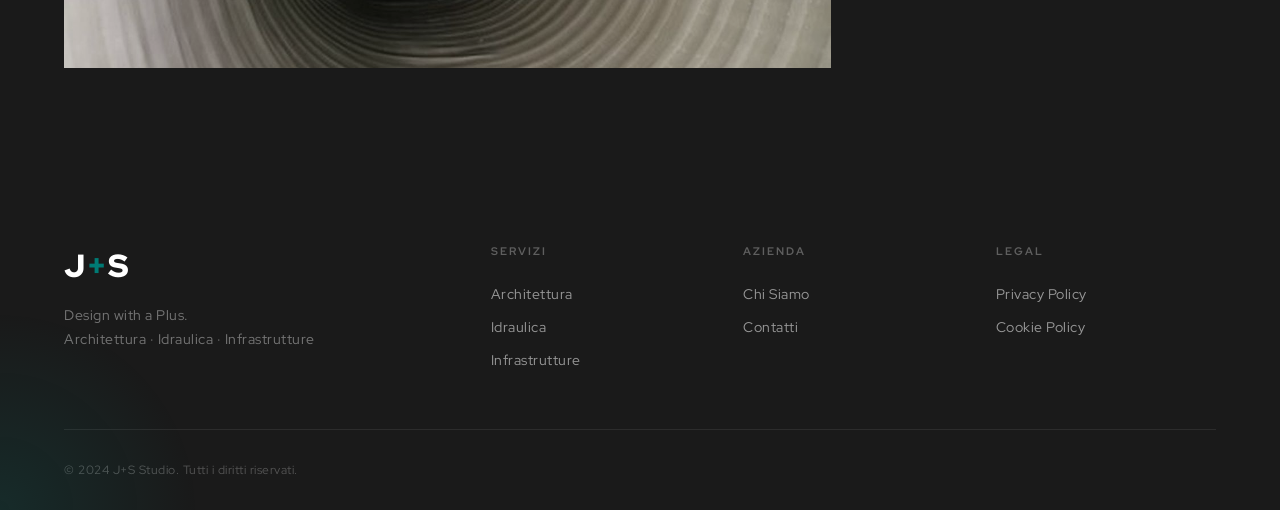
<file: pages/hydraulics.html>
<!DOCTYPE html>
<html lang="it">
<head>
  <meta charset="UTF-8" />
  <meta name="viewport" content="width=device-width, initial-scale=1.0" />
  <title>Hydraulics — J+S</title>
  <link rel="preconnect" href="https://fonts.googleapis.com" />
  <link rel="preconnect" href="https://fonts.gstatic.com" crossorigin />
  <link href="https://fonts.googleapis.com/css2?family=Red+Hat+Display:wght@300;400;500;600;700;900&family=Roboto+Slab:wght@300;400;700&display=swap" rel="stylesheet" />
  <link rel="stylesheet" href="../css/style.css" />
  <link rel="stylesheet" href="../css/animations.css" />
</head>
<body>

  <nav id="navbar" class="scrolled">
    <div class="nav-logo"><a href="../index.html"><span class="logo-text">J<span class="logo-plus">+</span>S</span></a></div>
    <div class="nav-links" id="navLinks">
      <a href="../index.html"       class="nav-link"        data-i18n="nav.home">Home</a>
      <a href="architecture.html"   class="nav-link"        data-i18n="nav.architecture">Architettura</a>
      <a href="hydraulics.html"     class="nav-link active" data-i18n="nav.hydraulics">Idraulica</a>
      <a href="infrastructure.html" class="nav-link"        data-i18n="nav.infrastructure">Infrastrutture</a>
      <a href="about.html"          class="nav-link"        data-i18n="nav.about">Chi Siamo</a>
      <a href="contact.html"        class="nav-link"        data-i18n="nav.contact">Contatti</a>
      <div class="lang-switch">
        <button class="lang-btn active" data-lang="it">IT</button>
        <span>/</span>
        <button class="lang-btn" data-lang="en">EN</button>
      </div>
    </div>
    <button class="nav-toggle" id="navToggle"><span></span><span></span><span></span></button>
  </nav>

  <!-- HERO con immagine reale -->
  <section class="page-hero">
    <div class="page-hero-bg" style="background-image: url('../assets/images/hydr-hero.jpg');"></div>
    <div class="page-hero-content">
      <p class="page-hero-tag" data-i18n="hydr.hero.tag">Business Unit 02</p>
      <h1 data-i18n="hydr.hero.title">Idraulica</h1>
      <p data-i18n="hydr.hero.desc">Soluzioni idrauliche avanzate per la gestione sostenibile delle risorse idriche, la mitigazione del rischio alluvionale e la progettazione di reti idriche efficienti.</p>
    </div>
  </section>

  <section class="page-content">
    <div class="container">

      <div class="two-col" style="margin-bottom:6rem;" data-reveal>
        <div>
          <span class="section-tag" data-i18n="hydr.s1.tag">Idraulica applicata</span>
          <h2 style="font-family:var(--font-head);font-size:clamp(1.8rem,3vw,2.5rem);font-weight:700;color:var(--dark);margin:1rem 0 1.5rem;line-height:1.2;"
              data-i18n-html="hydr.s1.title">Gestire l'acqua con <em>precisione</em> e visione</h2>
          <p style="line-height:1.9;color:var(--mid);margin-bottom:1.5rem;" data-i18n="hydr.s1.p1">La progettazione idraulica richiede competenze specialistiche unite a una visione sistemica del territorio.</p>
          <p style="line-height:1.9;color:var(--mid);margin-bottom:2rem;" data-i18n="hydr.s1.p2">Operiamo su scala locale e regionale, dalla singola opera idraulica alla pianificazione di bacino, con un approccio integrato che considera sia gli aspetti tecnici che quelli ecologici.</p>
          <a href="contact.html" class="btn btn-teal-outline" data-i18n="hydr.s1.cta">Richiedi consulenza</a>
        </div>
        <!-- IMMAGINE REALE -->
        <div class="approach-img">
          <img src="../assets/images/hydr-vasca-volano.jpg" alt="Idraulica — J+S" loading="lazy" />
          <div class="approach-img-overlay"></div>
        </div>
      </div>

      <div class="section-header" data-reveal>
        <span class="section-tag" data-i18n="hydr.serv.tag">Servizi</span>
        <h2 data-i18n-html="hydr.serv.title">Competenze <em>idrauliche</em></h2>
      </div>
      <div class="three-col" style="margin-bottom:6rem;">
        <div class="feature-block" data-reveal>
          <h3 data-i18n="hydr.f1.title">Studi idrologici</h3>
          <p data-i18n="hydr.f1.desc">Analisi delle precipitazioni, calcolo delle portate di piena, modellazione dei bacini idrografici e valutazione del rischio idraulico.</p>
        </div>
        <div class="feature-block" data-reveal data-delay="150">
          <h3 data-i18n="hydr.f2.title">Progettazione reti idriche</h3>
          <p data-i18n="hydr.f2.desc">Acquedotti, fognature, reti di irrigazione e sistemi di drenaggio urbano sostenibile progettati con software specializzati.</p>
        </div>
        <div class="feature-block" data-reveal data-delay="300">
          <h3 data-i18n="hydr.f3.title">Opere di difesa idraulica</h3>
          <p data-i18n="hydr.f3.desc">Argini, casse di espansione, briglie e opere di ritenzione per la mitigazione del rischio alluvionale.</p>
        </div>
        <div class="feature-block" data-reveal>
          <h3 data-i18n="hydr.f4.title">Modellazione numerica</h3>
          <p data-i18n="hydr.f4.desc">Simulazioni 1D e 2D del moto delle acque, con software come HEC-RAS, MIKE FLOOD e strumenti GIS avanzati.</p>
        </div>
        <div class="feature-block" data-reveal data-delay="150">
          <h3 data-i18n="hydr.f5.title">VIA e VAS</h3>
          <p data-i18n="hydr.f5.desc">Supporto nelle procedure di Valutazione di Impatto Ambientale e Valutazione Ambientale Strategica per opere idrauliche.</p>
        </div>
        <div class="feature-block" data-reveal data-delay="300">
          <h3 data-i18n="hydr.f6.title">Riqualificazione fluviale</h3>
          <p data-i18n="hydr.f6.desc">Interventi di rinaturalizzazione degli alvei, recupero degli habitat ripari e miglioramento dello stato ecologico dei corsi d'acqua.</p>
        </div>
      </div>

    </div>
  </section>

  <!-- GALLERIA PROGETTI -->
  <section class="project-gallery-section">
    <div class="container">
      <div class="section-header" data-reveal>
        <span class="section-tag">Portfolio</span>
        <h2>I nostri <em>progetti</em></h2>
      </div>
      <div class="project-grid">
        <div class="project-item wide" data-reveal>
          <img src="../assets/images/hydr-teleriscaldamento.jpg" alt="Teleriscaldamento Lecco-Valmadrera" loading="lazy" />
          <div class="project-caption">
            <h4>Teleriscaldamento Lecco-Valmadrera</h4>
            <span>Reti idriche</span>
          </div>
        </div>
        <div class="project-item" data-reveal data-delay="0">
          <img src="../assets/images/hydr-vasca-volano.jpg" alt="Vasca di Laminazione Misinto" loading="lazy" />
          <div class="project-caption">
            <h4>Vasca di Laminazione — Misinto</h4>
            <span>Difesa idraulica</span>
          </div>
        </div>
        <div class="project-item" data-reveal data-delay="150">
          <img src="../assets/images/hydr-molgorana.jpg" alt="Vasca Molgorana" loading="lazy" />
          <div class="project-caption">
            <h4>Vasca Molgorana</h4>
            <span>Opere idrauliche</span>
          </div>
        </div>
        <div class="project-item" data-reveal data-delay="0">
          <img src="../assets/images/hydr-dorsale.jpg" alt="Dorsale Caverna" loading="lazy" />
          <div class="project-caption">
            <h4>Dorsale Caverna</h4>
            <span>Reti acquedotto</span>
          </div>
        </div>
        <div class="project-item wide" data-reveal data-delay="150">
          <img src="../assets/images/hydr-cocito.jpg" alt="CO.CI.TO" loading="lazy" />
          <div class="project-caption">
            <h4>CO.CI.TO</h4>
            <span>Consorzio idrico</span>
          </div>
        </div>
      </div>
    </div>
  </section>

  <footer id="footer">
    <div class="container">
      <div class="footer-top">
        <div class="footer-brand">
          <span class="logo-text footer-logo">J<span class="logo-plus">+</span>S</span>
          <p data-i18n-html="footer.tagline">Design with a Plus.<br/>Architettura · Idraulica · Infrastrutture</p>
        </div>
        <div class="footer-nav">
          <div class="footer-col"><h4 data-i18n="footer.col1.title">Servizi</h4><ul>
            <li><a href="architecture.html"   data-i18n="nav.architecture">Architettura</a></li>
            <li><a href="hydraulics.html"     data-i18n="nav.hydraulics">Idraulica</a></li>
            <li><a href="infrastructure.html" data-i18n="nav.infrastructure">Infrastrutture</a></li>
          </ul></div>
          <div class="footer-col"><h4 data-i18n="footer.col2.title">Azienda</h4><ul>
            <li><a href="about.html"   data-i18n="nav.about">Chi Siamo</a></li>
            <li><a href="contact.html" data-i18n="nav.contact">Contatti</a></li>
          </ul></div>
          <div class="footer-col"><h4 data-i18n="footer.col3.title">Legal</h4><ul>
            <li><a href="#" data-i18n="footer.privacy">Privacy Policy</a></li>
            <li><a href="#" data-i18n="footer.cookie">Cookie Policy</a></li>
          </ul></div>
        </div>
      </div>
      <div class="footer-bottom"><p data-i18n="footer.copy">© 2024 J+S Studio. Tutti i diritti riservati.</p></div>
    </div>
  </footer>

  <script src="https://cdnjs.cloudflare.com/ajax/libs/gsap/3.12.2/gsap.min.js"></script>
  <script src="../js/i18n.js"></script>
  <script src="../js/main.js"></script>
</body>
</html>
</file>
<file: css/style.css>
/* ============================================
   J+S — MAIN STYLESHEET
   ============================================ */

:root {
  --teal:       #005550;
  --teal-light: #007a74;
  --teal-dark:  #003835;
  --teal-faint: rgba(0,85,80,0.06);
  --white:      #ffffff;
  --off-white:  #f7f7f5;
  --dark:       #1a1a1a;
  --mid:        #555555;
  --border:     rgba(0,85,80,0.15);

  --font-head:  'Red Hat Display', sans-serif;
  --font-body:  'Roboto Slab', serif;

  --ease-out:   cubic-bezier(0.16, 1, 0.3, 1);
  --ease-in:    cubic-bezier(0.7, 0, 0.84, 0);

  --nav-h: 80px;
}

/* ---- RESET ---- */
*, *::before, *::after { box-sizing: border-box; margin: 0; padding: 0; }
html { scroll-behavior: smooth; font-size: 16px; }
body {
  font-family: var(--font-body);
  color: var(--dark);
  background: var(--white);
  overflow-x: hidden;
}
a { text-decoration: none; color: inherit; }
ul { list-style: none; }
img { max-width: 100%; display: block; }
button { background: none; border: none; cursor: pointer; font: inherit; }

/* ---- LOADER ---- */
#loader {
  position: fixed; inset: 0;
  background: var(--teal);
  z-index: 9999;
  display: flex; align-items: center; justify-content: center;
  transition: opacity 0.6s var(--ease-out), visibility 0.6s;
}
#loader.hidden { opacity: 0; visibility: hidden; pointer-events: none; }
.loader-inner { display: flex; flex-direction: column; align-items: center; gap: 24px; }
.loader-logo { width: 80px; height: 80px; }
.loader-logo text { fill: #fff; }
.loader-bar {
  width: 160px; height: 2px;
  background: rgba(255,255,255,0.2);
  border-radius: 2px; overflow: hidden;
}
.loader-fill {
  height: 100%; width: 0;
  background: #fff;
  border-radius: 2px;
  animation: fillBar 1.4s var(--ease-out) forwards;
}
@keyframes fillBar { to { width: 100%; } }

/* ---- NAVBAR ---- */
#navbar {
  position: fixed; top: 0; left: 0; right: 0;
  height: var(--nav-h);
  display: flex; align-items: center; justify-content: space-between;
  padding: 0 5vw;
  z-index: 100;
  transition: background 0.4s, box-shadow 0.4s;
}
#navbar.scrolled {
  background: rgba(255,255,255,0.96);
  backdrop-filter: blur(12px);
  box-shadow: 0 1px 0 var(--border);
}
#navbar.scrolled .nav-link { color: var(--dark); }
#navbar.scrolled .logo-text { color: var(--teal); }
.logo-text {
  font-family: var(--font-head);
  font-weight: 900;
  font-size: 1.5rem;
  letter-spacing: 2px;
  color: #fff;
  transition: color 0.4s;
}
.logo-plus { color: var(--teal-light); }
#navbar.scrolled .logo-plus { color: var(--teal-light); }
.nav-links {
  display: flex; align-items: center; gap: 2rem;
}
.nav-link {
  font-family: var(--font-head);
  font-size: 0.85rem;
  font-weight: 500;
  letter-spacing: 1.5px;
  text-transform: uppercase;
  color: rgba(255,255,255,0.85);
  position: relative;
  transition: color 0.3s;
}
.nav-link::after {
  content: '';
  position: absolute; bottom: -4px; left: 0;
  width: 0; height: 1px;
  background: var(--teal-light);
  transition: width 0.3s var(--ease-out);
}
.nav-link:hover::after,
.nav-link.active::after { width: 100%; }
.nav-link:hover { color: #fff; }
#navbar.scrolled .nav-link:hover { color: var(--teal); }
.lang-switch {
  display: flex; align-items: center; gap: 6px;
  font-family: var(--font-head);
  font-size: 0.75rem;
  font-weight: 600;
  letter-spacing: 1px;
  margin-left: 1rem;
  color: rgba(255,255,255,0.5);
}
#navbar.scrolled .lang-switch { color: var(--mid); }
.lang-btn {
  color: rgba(255,255,255,0.6);
  font-size: 0.75rem;
  font-weight: 600;
  letter-spacing: 1px;
  padding: 2px 4px;
  transition: color 0.3s;
}
.lang-btn.active,
.lang-btn:hover { color: #fff; }
#navbar.scrolled .lang-btn.active,
#navbar.scrolled .lang-btn:hover { color: var(--teal); }
.nav-toggle {
  display: none;
  flex-direction: column; gap: 5px;
  width: 28px; padding: 4px 0;
}
.nav-toggle span {
  display: block; width: 100%; height: 1.5px;
  background: #fff;
  transition: transform 0.3s, opacity 0.3s, background 0.4s;
}
#navbar.scrolled .nav-toggle span { background: var(--teal); }

/* ---- HERO ---- */
#hero {
  position: relative;
  height: 100vh; min-height: 700px;
  display: flex; align-items: center;
  overflow: hidden;
}
#threeCanvas {
  position: absolute; inset: 0;
  width: 100%; height: 100%;
  background: linear-gradient(135deg, var(--teal-dark) 0%, var(--teal) 60%, #00a89e 100%);
}
.hero-content {
  position: relative; z-index: 2;
  padding: 0 5vw;
  max-width: 700px;
}
.hero-tag {
  font-family: var(--font-head);
  font-size: 0.75rem;
  font-weight: 600;
  letter-spacing: 3px;
  text-transform: uppercase;
  color: rgba(255,255,255,0.6);
  margin-bottom: 1.5rem;
}
.hero-title {
  font-family: var(--font-head);
  font-weight: 900;
  font-size: clamp(3rem, 8vw, 7rem);
  line-height: 1;
  color: #fff;
  letter-spacing: -1px;
  margin-bottom: 1.5rem;
}
.hero-plus {
  font-weight: 300;
  font-size: 0.55em;
  letter-spacing: 2px;
  color: rgba(255,255,255,0.55);
  display: block;
  margin: 0.2em 0;
}
.hero-accent {
  color: #7fffd4;
  -webkit-text-stroke: 0px;
}
.hero-sub {
  font-family: var(--font-head);
  font-size: 0.9rem;
  letter-spacing: 3px;
  text-transform: uppercase;
  color: rgba(255,255,255,0.55);
  margin-bottom: 2.5rem;
}
.hero-cta {
  display: flex; gap: 1rem; flex-wrap: wrap;
}
.hero-scroll {
  position: absolute; bottom: 2.5rem; left: 5vw;
  display: flex; flex-direction: column; align-items: center; gap: 8px;
  z-index: 2;
}
.hero-scroll span {
  font-family: var(--font-head);
  font-size: 0.65rem;
  font-weight: 600;
  letter-spacing: 2px;
  text-transform: uppercase;
  color: rgba(255,255,255,0.5);
  writing-mode: vertical-rl;
}
.scroll-line {
  width: 1px; height: 60px;
  background: linear-gradient(to bottom, rgba(255,255,255,0.5), transparent);
  animation: scrollPulse 2s ease-in-out infinite;
}
@keyframes scrollPulse {
  0%, 100% { opacity: 0.5; transform: scaleY(1); }
  50% { opacity: 1; transform: scaleY(0.6); }
}

/* ---- BUTTONS ---- */
.btn {
  display: inline-flex; align-items: center; gap: 8px;
  font-family: var(--font-head);
  font-size: 0.8rem;
  font-weight: 600;
  letter-spacing: 2px;
  text-transform: uppercase;
  padding: 14px 32px;
  border-radius: 2px;
  transition: all 0.3s var(--ease-out);
  position: relative; overflow: hidden;
}
.btn::before {
  content: '';
  position: absolute; inset: 0;
  background: rgba(255,255,255,0.1);
  transform: translateX(-101%);
  transition: transform 0.3s var(--ease-out);
}
.btn:hover::before { transform: translateX(0); }
.btn-primary {
  background: var(--teal);
  color: #fff;
  border: 1px solid var(--teal);
}
.btn-primary:hover { background: var(--teal-light); border-color: var(--teal-light); }
.btn-outline {
  background: transparent;
  color: #fff;
  border: 1px solid rgba(255,255,255,0.4);
}
.btn-outline:hover { border-color: #fff; }
.btn-teal-outline {
  background: transparent;
  color: var(--teal);
  border: 1px solid var(--teal);
}
.btn-teal-outline:hover { background: var(--teal); color: #fff; }

/* ---- CONTAINER ---- */
.container { max-width: 1280px; margin: 0 auto; padding: 0 5vw; }

/* ---- SECTION HEADERS ---- */
.section-tag {
  display: inline-block;
  font-family: var(--font-head);
  font-size: 0.7rem;
  font-weight: 700;
  letter-spacing: 3px;
  text-transform: uppercase;
  color: var(--teal);
  margin-bottom: 1rem;
  padding-bottom: 0.5rem;
  border-bottom: 1px solid var(--teal);
}
.section-header { text-align: center; margin-bottom: 4rem; }
.section-header h2 {
  font-family: var(--font-head);
  font-size: clamp(2rem, 4vw, 3.5rem);
  font-weight: 700;
  line-height: 1.1;
  color: var(--dark);
  margin-bottom: 1rem;
}
.section-header h2 em { font-style: normal; color: var(--teal); }
.section-header p {
  font-size: 1.05rem;
  color: var(--mid);
  max-width: 500px; margin: 0 auto;
  line-height: 1.7;
}

/* ---- SERVICES ---- */
#services {
  padding: 8rem 0;
  background: var(--off-white);
}
.services-grid {
  display: grid;
  grid-template-columns: repeat(3, 1fr);
  gap: 2px;
}
.service-card {
  position: relative;
  padding: 3rem 2.5rem;
  background: var(--white);
  overflow: hidden;
  transition: transform 0.4s var(--ease-out);
  cursor: pointer;
}
.service-card:hover { transform: translateY(-6px); }
.service-card:hover .card-bg { opacity: 1; }
.service-card:hover .card-link .arrow { transform: translateX(6px); }
.card-bg {
  position: absolute; inset: 0;
  background: linear-gradient(135deg, var(--teal-faint), transparent);
  opacity: 0;
  transition: opacity 0.4s;
  pointer-events: none;
}
.card-number {
  font-family: var(--font-head);
  font-size: 0.7rem;
  font-weight: 700;
  letter-spacing: 2px;
  color: var(--border);
  margin-bottom: 1.5rem;
}
.card-icon {
  width: 64px; height: 64px;
  margin-bottom: 1.5rem;
}
.service-card h3 {
  font-family: var(--font-head);
  font-size: 1.5rem;
  font-weight: 700;
  color: var(--dark);
  margin-bottom: 1rem;
  letter-spacing: -0.5px;
}
.service-card p {
  font-size: 0.95rem;
  line-height: 1.8;
  color: var(--mid);
  margin-bottom: 2rem;
}
.card-link {
  font-family: var(--font-head);
  font-size: 0.8rem;
  font-weight: 700;
  letter-spacing: 2px;
  text-transform: uppercase;
  color: var(--teal);
  display: flex; align-items: center; gap: 8px;
}
.card-link .arrow {
  display: inline-block;
  transition: transform 0.3s var(--ease-out);
}

/* ---- ABOUT STRIP ---- */
#about-strip {
  padding: 8rem 0;
  background: var(--white);
}
.about-strip-inner {
  display: grid;
  grid-template-columns: 1fr 1fr;
  gap: 6rem;
  align-items: center;
}
.about-strip-text .section-tag { margin-bottom: 1.5rem; }
.about-strip-text h2 {
  font-family: var(--font-head);
  font-size: clamp(1.8rem, 3vw, 2.8rem);
  font-weight: 700;
  line-height: 1.2;
  color: var(--dark);
  margin-bottom: 1.5rem;
}
.about-strip-text h2 em { font-style: normal; color: var(--teal); }
.about-strip-text p {
  font-size: 1rem;
  line-height: 1.9;
  color: var(--mid);
  margin-bottom: 2.5rem;
}
.about-strip-visual {
  position: relative;
  min-height: 360px;
}
.floating-shape {
  position: absolute;
  border-radius: 2px;
  border: 1px solid var(--border);
}
.shape-1 {
  width: 200px; height: 200px;
  top: 20px; left: 20px;
  background: var(--teal-faint);
  animation: floatA 8s ease-in-out infinite;
}
.shape-2 {
  width: 120px; height: 120px;
  top: 60px; left: 150px;
  background: transparent;
  border-color: rgba(0,85,80,0.3);
  animation: floatB 10s ease-in-out infinite;
}
.shape-3 {
  width: 80px; height: 80px;
  top: 160px; left: 40px;
  background: var(--teal);
  opacity: 0.08;
  animation: floatC 7s ease-in-out infinite;
}
@keyframes floatA { 0%,100%{transform:translate(0,0) rotate(0deg)} 50%{transform:translate(10px,-15px) rotate(3deg)} }
@keyframes floatB { 0%,100%{transform:translate(0,0) rotate(0deg)} 50%{transform:translate(-8px,12px) rotate(-5deg)} }
@keyframes floatC { 0%,100%{transform:translate(0,0) rotate(0deg)} 50%{transform:translate(12px,-8px) rotate(8deg)} }
.about-stats {
  position: absolute;
  right: 0; bottom: 0;
  display: flex; flex-direction: column; gap: 1.5rem;
  background: var(--white);
  border: 1px solid var(--border);
  padding: 2rem 2.5rem;
}
.stat-number {
  display: block;
  font-family: var(--font-head);
  font-size: 2rem;
  font-weight: 900;
  color: var(--teal);
  line-height: 1;
}
.stat-label {
  display: block;
  font-family: var(--font-head);
  font-size: 0.7rem;
  font-weight: 500;
  letter-spacing: 1.5px;
  text-transform: uppercase;
  color: var(--mid);
  margin-top: 4px;
}

/* ---- MARQUEE ---- */
.marquee-section {
  overflow: hidden;
  padding: 1.5rem 0;
  background: var(--teal);
  white-space: nowrap;
}
.marquee-track {
  display: inline-flex; align-items: center; gap: 2rem;
  animation: marquee 20s linear infinite;
}
.marquee-track span {
  font-family: var(--font-head);
  font-size: 0.75rem;
  font-weight: 700;
  letter-spacing: 3px;
  text-transform: uppercase;
  color: rgba(255,255,255,0.7);
}
.marquee-track .dot { color: rgba(255,255,255,0.3); }
@keyframes marquee { from { transform: translateX(0); } to { transform: translateX(-50%); } }

/* ---- JOIN US ---- */
#join {
  padding: 8rem 0;
  background: var(--off-white);
}
.join-inner {
  display: grid;
  grid-template-columns: 1fr 1fr;
  gap: 6rem;
  align-items: center;
}
.join-text .section-tag { margin-bottom: 1.5rem; }
.join-text h2 {
  font-family: var(--font-head);
  font-size: clamp(1.8rem, 3vw, 2.8rem);
  font-weight: 700;
  line-height: 1.2;
  color: var(--dark);
  margin-bottom: 1.5rem;
}
.join-text h2 em { font-style: normal; color: var(--teal); }
.join-text p {
  font-size: 1rem;
  line-height: 1.9;
  color: var(--mid);
  margin-bottom: 2.5rem;
}
.join-visual {
  display: flex; gap: 1.5rem; flex-wrap: wrap;
}
.join-card {
  flex: 1; min-width: 140px;
  padding: 2rem 1.5rem;
  background: var(--teal);
  border-radius: 2px;
  text-align: center;
  transition: transform 0.3s var(--ease-out), background 0.3s;
}
.join-card:hover { transform: translateY(-8px); background: var(--teal-light); }
.join-card-icon {
  width: 40px; height: 40px;
  margin: 0 auto 1rem;
}
.join-card span {
  font-family: var(--font-head);
  font-size: 0.8rem;
  font-weight: 600;
  letter-spacing: 2px;
  text-transform: uppercase;
  color: rgba(255,255,255,0.85);
}

/* ---- FOOTER ---- */
#footer {
  background: var(--dark);
  padding: 5rem 0 2rem;
}
.footer-top {
  display: grid;
  grid-template-columns: 1fr 2fr;
  gap: 4rem;
  padding-bottom: 3rem;
  border-bottom: 1px solid rgba(255,255,255,0.08);
  margin-bottom: 2rem;
}
.footer-logo { color: #fff; font-size: 2rem; }
.footer-brand p {
  font-family: var(--font-head);
  font-size: 0.85rem;
  color: rgba(255,255,255,0.4);
  margin-top: 1rem;
  line-height: 1.8;
  letter-spacing: 0.5px;
}
.footer-social {
  display: flex; gap: 1rem;
  margin-top: 1.5rem;
}
.social-link {
  width: 36px; height: 36px;
  border: 1px solid rgba(255,255,255,0.15);
  border-radius: 2px;
  display: flex; align-items: center; justify-content: center;
  color: rgba(255,255,255,0.4);
  transition: all 0.3s;
}
.social-link:hover { border-color: var(--teal-light); color: var(--teal-light); }
.social-link svg { width: 16px; height: 16px; }
.footer-nav { display: grid; grid-template-columns: repeat(3, 1fr); gap: 2rem; }
.footer-col h4 {
  font-family: var(--font-head);
  font-size: 0.7rem;
  font-weight: 700;
  letter-spacing: 2px;
  text-transform: uppercase;
  color: rgba(255,255,255,0.3);
  margin-bottom: 1.5rem;
}
.footer-col li { margin-bottom: 0.75rem; }
.footer-col a {
  font-family: var(--font-head);
  font-size: 0.85rem;
  color: rgba(255,255,255,0.55);
  transition: color 0.3s;
  letter-spacing: 0.5px;
}
.footer-col a:hover { color: rgba(255,255,255,0.9); }
.footer-bottom {
  display: flex; justify-content: space-between; align-items: center;
  font-family: var(--font-head);
  font-size: 0.75rem;
  color: rgba(255,255,255,0.25);
  letter-spacing: 0.5px;
}

/* ---- PAGE INNER ---- */
.page-hero {
  min-height: 55vh;
  display: flex; align-items: flex-end;
  padding: 0 5vw 5rem;
  background: linear-gradient(135deg, var(--teal-dark) 0%, var(--teal) 100%);
  position: relative;
  overflow: hidden;
}
.page-hero::before {
  content: '';
  position: absolute; inset: 0;
  background: radial-gradient(ellipse at 80% 50%, rgba(0,168,158,0.3), transparent 60%);
}
.page-hero-content { position: relative; z-index: 2; max-width: 700px; }
.page-hero-tag {
  font-family: var(--font-head);
  font-size: 0.7rem;
  font-weight: 700;
  letter-spacing: 3px;
  text-transform: uppercase;
  color: rgba(255,255,255,0.5);
  margin-bottom: 1rem;
}
.page-hero h1 {
  font-family: var(--font-head);
  font-size: clamp(2.5rem, 6vw, 5rem);
  font-weight: 900;
  color: #fff;
  line-height: 1;
  letter-spacing: -1px;
  margin-bottom: 1.5rem;
}
.page-hero p {
  font-size: 1.05rem;
  line-height: 1.8;
  color: rgba(255,255,255,0.65);
  max-width: 500px;
}
.page-content { padding: 6rem 0; }

/* ---- GRID UTILS ---- */
.two-col { display: grid; grid-template-columns: 1fr 1fr; gap: 4rem; align-items: start; }
.three-col { display: grid; grid-template-columns: repeat(3, 1fr); gap: 2rem; }

/* ---- FEATURE BLOCK ---- */
.feature-block {
  padding: 3rem;
  border: 1px solid var(--border);
  transition: border-color 0.3s, transform 0.3s var(--ease-out);
}
.feature-block:hover { border-color: var(--teal); transform: translateY(-4px); }
.feature-block .icon {
  width: 48px; height: 48px;
  margin-bottom: 1.5rem;
}
.feature-block h3 {
  font-family: var(--font-head);
  font-size: 1.1rem;
  font-weight: 700;
  color: var(--dark);
  margin-bottom: 0.75rem;
}
.feature-block p {
  font-size: 0.9rem;
  line-height: 1.8;
  color: var(--mid);
}

/* ---- PAGE HERO — IMAGE VARIANT ---- */
.page-hero-bg {
  position: absolute; inset: 0;
  background-size: cover;
  background-position: center;
  background-repeat: no-repeat;
  z-index: 0;
  transition: transform 8s ease-out;
}
.page-hero:hover .page-hero-bg { transform: scale(1.03); }
.page-hero-bg::after {
  content: '';
  position: absolute; inset: 0;
  background: linear-gradient(
    135deg,
    rgba(0, 56, 53, 0.88) 0%,
    rgba(0, 85, 80, 0.72) 55%,
    rgba(0, 120, 110, 0.55) 100%
  );
}

/* ---- APPROACH IMAGE ---- */
.approach-img {
  position: relative;
  overflow: hidden;
  min-height: 400px;
}
.approach-img img {
  width: 100%; height: 100%;
  object-fit: cover;
  display: block;
  transition: transform 0.7s var(--ease-out);
}
.approach-img:hover img { transform: scale(1.04); }
.approach-img-overlay {
  position: absolute; inset: 0;
  background: linear-gradient(to top, rgba(0,56,53,0.6) 0%, transparent 50%);
  pointer-events: none;
}

/* ---- PROJECT GALLERY ---- */
.project-gallery-section {
  padding: 6rem 0;
  background: var(--dark);
}
.project-gallery-section .section-tag { color: rgba(127,255,212,0.7); border-color: rgba(127,255,212,0.4); }
.project-gallery-section h2 { color: #fff; }
.project-gallery-section h2 em { color: #7fffd4; }
.project-grid {
  display: grid;
  grid-template-columns: repeat(3, 1fr);
  gap: 3px;
  margin-top: 3rem;
}
.project-grid.cols-2 { grid-template-columns: repeat(2, 1fr); }
.project-item {
  position: relative;
  overflow: hidden;
  aspect-ratio: 4/3;
  cursor: pointer;
  background: var(--teal-dark);
}
.project-item.tall { aspect-ratio: 3/4; }
.project-item.wide { grid-column: span 2; aspect-ratio: 16/7; }
.project-item img {
  width: 100%; height: 100%;
  object-fit: cover;
  display: block;
  transition: transform 0.7s var(--ease-out), filter 0.7s;
  filter: saturate(0.8) brightness(0.9);
}
.project-item:hover img {
  transform: scale(1.07);
  filter: saturate(1) brightness(1);
}
.project-caption {
  position: absolute; inset: 0;
  background: linear-gradient(to top, rgba(0,56,53,0.92) 0%, transparent 55%);
  display: flex; flex-direction: column;
  justify-content: flex-end;
  padding: 1.5rem;
  opacity: 0;
  transition: opacity 0.4s var(--ease-out);
}
.project-item:hover .project-caption { opacity: 1; }
.project-caption h4 {
  font-family: var(--font-head);
  font-size: 0.95rem;
  font-weight: 700;
  color: #fff;
  margin-bottom: 4px;
  transform: translateY(8px);
  transition: transform 0.4s var(--ease-out);
}
.project-caption span {
  font-family: var(--font-head);
  font-size: 0.65rem;
  font-weight: 600;
  letter-spacing: 2px;
  text-transform: uppercase;
  color: #7fffd4;
  transform: translateY(8px);
  transition: transform 0.4s 0.05s var(--ease-out);
}
.project-item:hover .project-caption h4,
.project-item:hover .project-caption span { transform: translateY(0); }

/* ---- PARALLAX STRIP (homepage) ---- */
.parallax-strip {
  position: relative;
  min-height: 440px;
  overflow: hidden;
  display: flex; align-items: center; justify-content: center;
}
.parallax-bg {
  position: absolute; inset: -10%;
  background-size: cover;
  background-position: center;
  background-attachment: fixed;
}
.parallax-bg::after {
  content: '';
  position: absolute; inset: 0;
  background: linear-gradient(135deg, rgba(0,56,53,0.82) 0%, rgba(0,85,80,0.65) 100%);
}
.parallax-content {
  position: relative; z-index: 2;
  text-align: center; padding: 4rem 5vw;
  max-width: 700px;
}
.parallax-content blockquote {
  font-family: var(--font-head);
  font-size: clamp(1.3rem, 2.5vw, 2rem);
  font-weight: 300;
  font-style: italic;
  color: #fff;
  line-height: 1.6;
  letter-spacing: 0.5px;
}
.parallax-content blockquote em { font-style: normal; color: #7fffd4; font-weight: 600; }
.parallax-content cite {
  display: block;
  margin-top: 1.5rem;
  font-family: var(--font-head);
  font-size: 0.7rem;
  font-weight: 700;
  letter-spacing: 3px;
  text-transform: uppercase;
  color: rgba(255,255,255,0.45);
  font-style: normal;
}

/* ---- RESPONSIVE ---- */
@media (max-width: 1024px) {
  .services-grid { grid-template-columns: 1fr 1fr; }
  .about-strip-inner, .join-inner { grid-template-columns: 1fr; gap: 3rem; }
  .footer-top { grid-template-columns: 1fr; gap: 3rem; }
  .two-col { grid-template-columns: 1fr; gap: 2rem; }
}

@media (max-width: 768px) {
  :root { --nav-h: 64px; }
  .nav-links {
    position: fixed;
    top: 0; right: -100%; bottom: 0;
    width: 80%; max-width: 320px;
    background: var(--teal-dark);
    flex-direction: column;
    padding: calc(var(--nav-h) + 2rem) 2rem 2rem;
    align-items: flex-start;
    gap: 1.5rem;
    transition: right 0.4s var(--ease-out);
    z-index: 99;
  }
  .nav-links.open { right: 0; }
  .nav-link { color: rgba(255,255,255,0.85); font-size: 1rem; }
  .nav-toggle { display: flex; z-index: 100; position: relative; }
  .nav-toggle.open span:nth-child(1) { transform: translateY(6.5px) rotate(45deg); }
  .nav-toggle.open span:nth-child(2) { opacity: 0; }
  .nav-toggle.open span:nth-child(3) { transform: translateY(-6.5px) rotate(-45deg); }
  .services-grid { grid-template-columns: 1fr; }
  .three-col { grid-template-columns: 1fr; }
  .footer-nav { grid-template-columns: 1fr 1fr; }
  .footer-bottom { flex-direction: column; gap: 0.5rem; text-align: center; }
  .hero-title { font-size: clamp(2.5rem, 12vw, 4rem); }
}
</file>
<file: css/animations.css>
/* ============================================
   J+S — ANIMATIONS & TRANSITIONS
   ============================================ */

/* ---- PAGE TRANSITION OVERLAY ---- */
.page-transition {
  position: fixed; inset: 0;
  background: var(--teal);
  z-index: 9998;
  transform: translateY(100%);
  pointer-events: none;
}

/* ---- REVEAL ON SCROLL ---- */
[data-reveal] {
  opacity: 0;
  transform: translateY(40px);
  transition:
    opacity 0.8s var(--ease-out),
    transform 0.8s var(--ease-out);
}
[data-reveal].revealed {
  opacity: 1;
  transform: translateY(0);
}
[data-delay="150"] { transition-delay: 0.15s; }
[data-delay="300"] { transition-delay: 0.30s; }
[data-delay="450"] { transition-delay: 0.45s; }

/* ---- SPLIT TEXT (hero title lines) ---- */
.hero-title .line {
  display: block;
  overflow: hidden;
}
.hero-title .line-inner {
  display: block;
  transform: translateY(100%);
  opacity: 0;
  transition: transform 0.9s var(--ease-out), opacity 0.9s var(--ease-out);
}
.hero-title .line-inner.in {
  transform: translateY(0);
  opacity: 1;
}

/* ---- CURSOR GLOW ---- */
.cursor-glow {
  position: fixed;
  width: 400px; height: 400px;
  border-radius: 50%;
  background: radial-gradient(circle, rgba(0,168,158,0.12), transparent 70%);
  transform: translate(-50%, -50%);
  pointer-events: none;
  z-index: 1;
  transition: opacity 0.3s;
}

/* ---- CARD HOVER LINE ---- */
.service-card::after {
  content: '';
  position: absolute;
  bottom: 0; left: 0;
  width: 0; height: 2px;
  background: var(--teal);
  transition: width 0.4s var(--ease-out);
}
.service-card:hover::after { width: 100%; }

/* ---- GLITCH (logo accents on hover) ---- */
@keyframes glitch {
  0%   { clip-path: polygon(0 0,100% 0,100% 35%,0 35%); transform: translate(-3px); }
  20%  { clip-path: polygon(0 65%,100% 65%,100% 100%,0 100%); transform: translate(3px); }
  40%  { clip-path: polygon(0 40%,100% 40%,100% 60%,0 60%); transform: translate(0); }
  60%  { clip-path: polygon(0 0,100% 0,100% 20%,0 20%); transform: translate(2px); }
  80%  { clip-path: polygon(0 80%,100% 80%,100% 100%,0 100%); transform: translate(-2px); }
  100% { clip-path: none; transform: translate(0); }
}

/* ---- NOISE OVERLAY (subtle texture on hero) ---- */
#hero::after {
  content: '';
  position: absolute; inset: 0;
  background-image: url("data:image/svg+xml,%3Csvg viewBox='0 0 256 256' xmlns='http://www.w3.org/2000/svg'%3E%3Cfilter id='noise'%3E%3CfeTurbulence type='fractalNoise' baseFrequency='0.9' numOctaves='4' stitchTiles='stitch'/%3E%3C/filter%3E%3Crect width='100%25' height='100%25' filter='url(%23noise)' opacity='0.04'/%3E%3C/svg%3E");
  background-size: 200px;
  opacity: 0.4;
  pointer-events: none;
  mix-blend-mode: overlay;
  z-index: 1;
}

/* ---- GRID LINES (background decoration) ---- */
.grid-bg {
  position: absolute; inset: 0;
  background-image:
    linear-gradient(rgba(0,85,80,0.04) 1px, transparent 1px),
    linear-gradient(90deg, rgba(0,85,80,0.04) 1px, transparent 1px);
  background-size: 60px 60px;
  pointer-events: none;
}

/* ---- STAT COUNTER ANIMATION ---- */
.stat-number.counting {
  animation: countPop 0.3s var(--ease-out);
}
@keyframes countPop {
  0% { transform: scale(1.2); }
  100% { transform: scale(1); }
}

/* ---- JOIN CARDS STAGGER ---- */
.join-card:nth-child(1) { transition-delay: 0s; }
.join-card:nth-child(2) { transition-delay: 0.1s; }
.join-card:nth-child(3) { transition-delay: 0.2s; }

/* ---- SCROLLBAR ---- */
::-webkit-scrollbar { width: 4px; }
::-webkit-scrollbar-track { background: transparent; }
::-webkit-scrollbar-thumb { background: var(--teal); border-radius: 2px; }

/* ---- SELECTION ---- */
::selection { background: var(--teal); color: #fff; }
</file>
